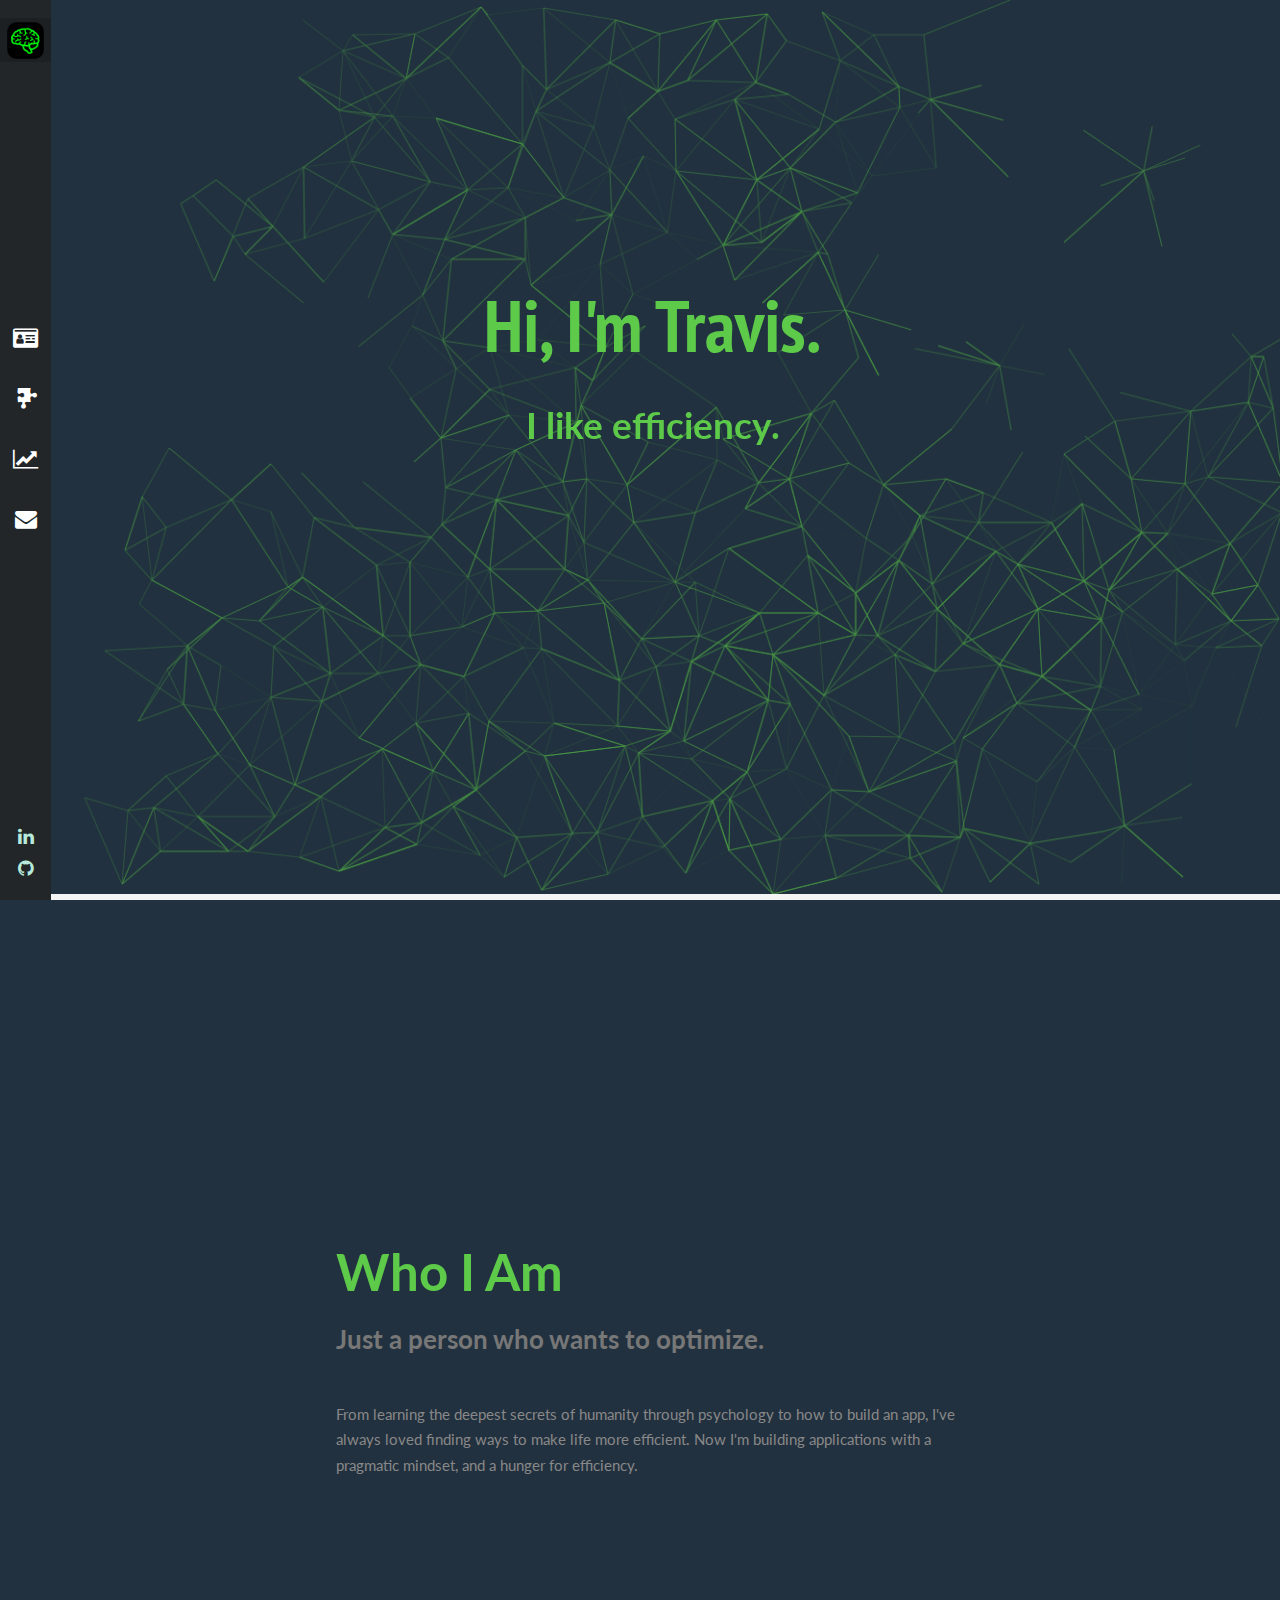
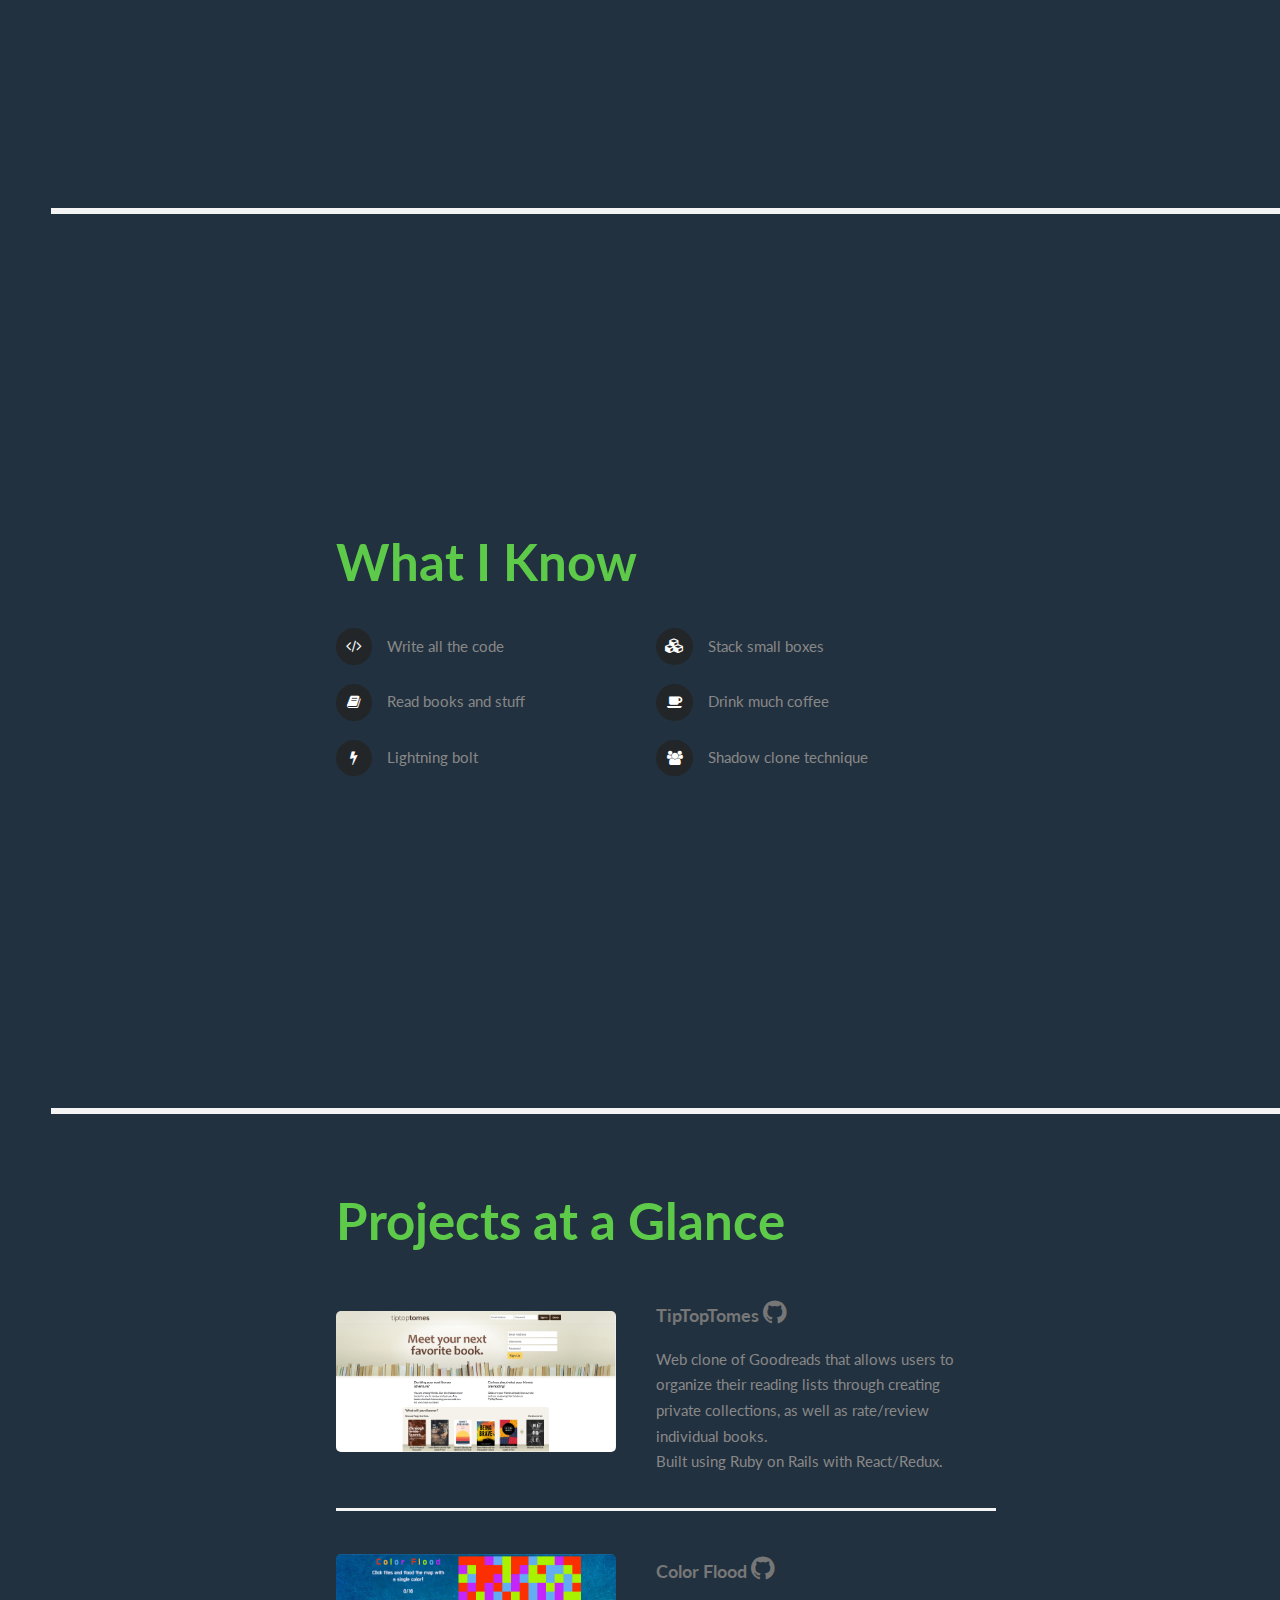
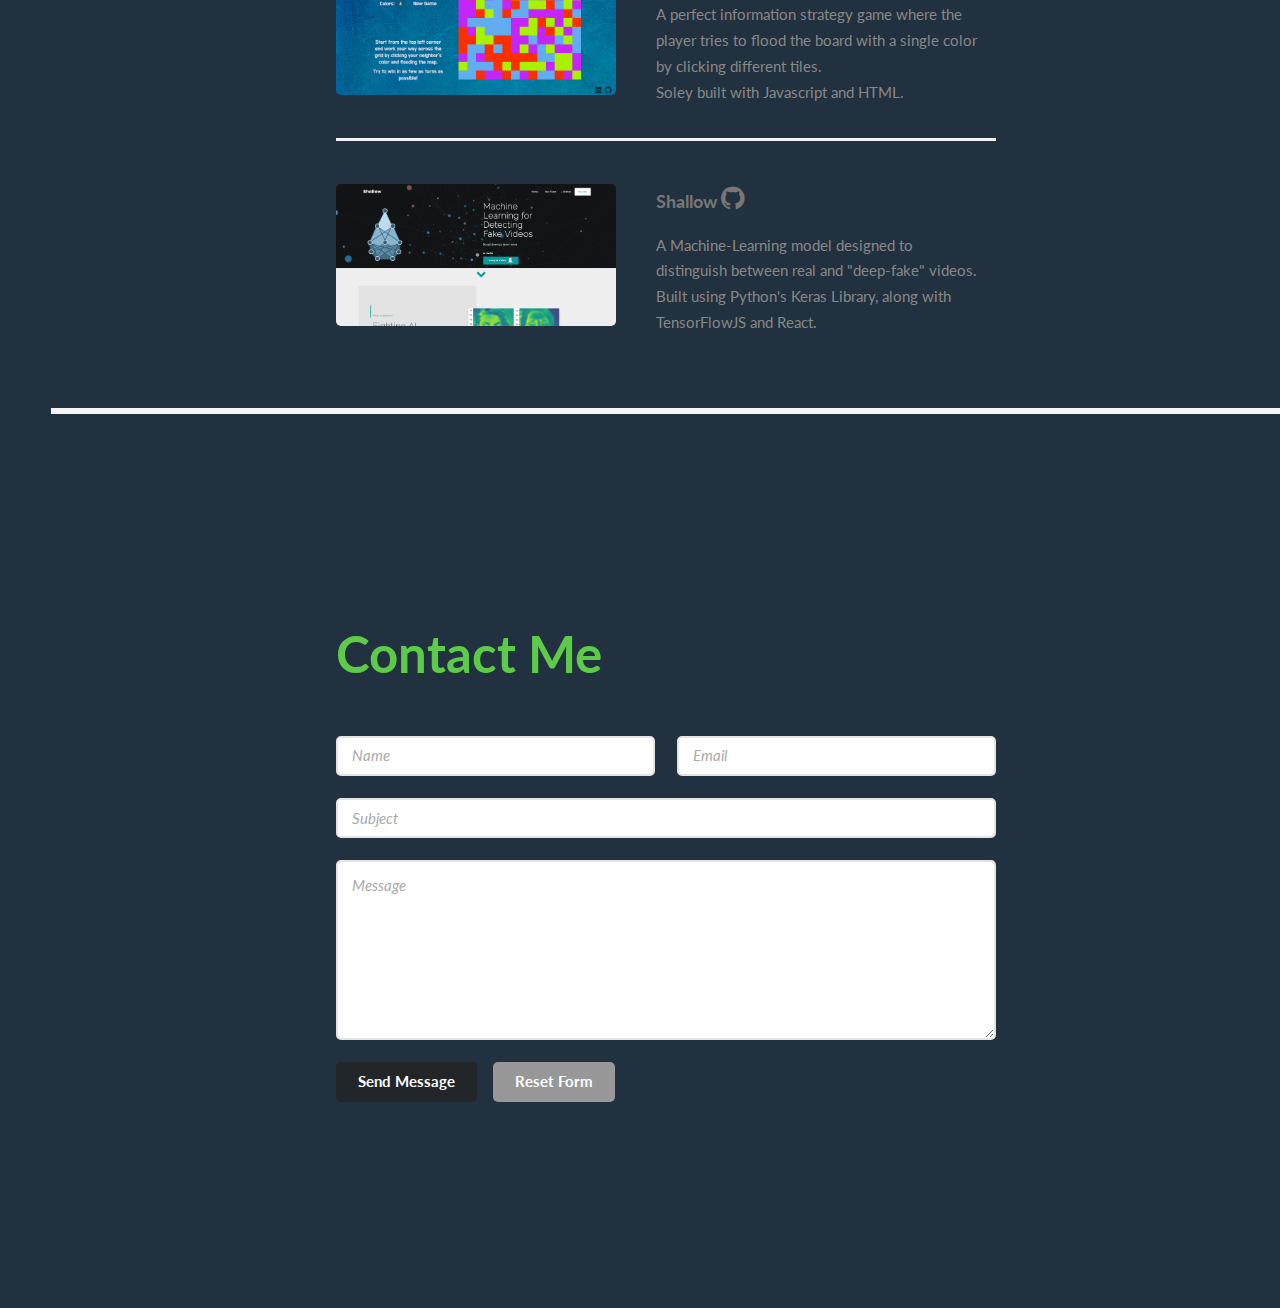
<file: index.html>
<!DOCTYPE HTML>
<html>
	<head>
		<title>Travis Tillotson</title>
		<meta charset="utf-8" />
		<meta name="viewport" content="width=device-width, initial-scale=1, user-scalable=no" />
		<!-- <link rel="shortcut icon" href="images/favicon.ico" type="image/x-icon"> -->
		<link rel="apple-touch-icon" sizes="180x180" href="images/favicon/apple-touch-icon.png">
		<link rel="icon" type="image/png" sizes="32x32" href="images/favicon/favicon-32x32.png">
		<link rel="icon" type="image/png" sizes="16x16" href="images/favicon/favicon-16x16.png">
		<link rel="manifest" href="images/favicon/site.webmanifest">
		<link rel="mask-icon" href="images/favicon/safari-pinned-tab.svg" color="#5bbad5">
		<meta name="msapplication-TileColor" content="#da532c">
		<meta name="theme-color" content="#ffffff">

		<link rel="stylesheet" href="assets/css/main.css" />
		<script type='text/javascript' src='assets/js/banner_script.js' ></script>
		<link href="https://fonts.googleapis.com/css?family=PT+Sans+Narrow" rel="stylesheet">
	</head>
	<body class="is-preload">

		<!-- Header -->
			<section id="header">
				<!-- <header> -->
					<!-- <span class="image avatar"><img src="images/avatar.png" alt="Profile Image" /></span>
					<h1 id="logo"><a href="#">Travis Tillotson</a></h1>
					<p>
						Full Stack Developer<br />
						Challenge-driven with a love of code, coffee, and bad puns
					</p> -->
				<!-- </header> -->
				<nav id="nav">
					<ul class='nav_frame'>
						<li><a href="#splash" id="splash_icon"><img class='icon' src='images/favicon/apple-touch-icon.png'></a></li>
						<ul>
							<li><a href="#who_i_am" class="active"><span class="icon fa-drivers-license"></span></a></li>
							<li><a href="#toolkit"><span class="icon fa-puzzle-piece fa-rotate-90"></span></a></li>
							<li><a href="#projects"><span class="icon fa-line-chart"></span></a></li>
							<li><a href="#contact"><span class="icon fa-envelope"></span></a></li>
						</ul>
						<li></li>
					</ul>
				</nav>
				<footer>
					<ul class="icons">
						<li><a href="https://www.linkedin.com/in/travis-tillotson/" class="icon fa-linkedin"><span class="label"></span></a></li>
						<li><a href="https://github.com/ttillotson" class="icon fa-github"><span class="label"></span></a></li>
						<!-- <li><a href="assets/resume/travis_resume.pdf" class="icon fa-id-badge"><span class="label"></span></a></li> -->
					</ul>
				</footer>
			</section>

		<!-- Wrapper -->
			<div id="wrapper">

				<!-- Main -->
					<div id="main">

						<!-- One -->
							<section id="splash">
								<canvas id="canvas"></canvas>
								<div>
									<h2>Hi, I'm Travis.</h2>
									<h3>I like efficiency.</h3>
								</div>

							</section>
							<section id="who_i_am">
								<div class="container">
									<header class="major">
										<h2>Who I Am</h2>
										<p>Just a person who wants to optimize.</p>
									</header>
									<!-- My Story 
									<p> Growing up I always wanted to make things go faster, run smoother and just generally be more efficient. 
										Quickest way to optimize is to understand the pieces that make it up and how they interact. 
										This led me to psychology where I was able to break down how we interpret the world and what makes us tick.
										<br/>
										While learning the deepest secrets of humanity was fulfilling, opportunities to optimize were few and far between.
										Enter coding: a world all it own where there are a thousand ways to achieve the same result.
									</p>
 -->
									<p>
										From learning the deepest secrets of humanity through psychology to how to build an app, I've always loved finding ways to make life more efficient. 
										Now I'm building applications with a pragmatic mindset, and a hunger for efficiency.
									</p>
								</div>
							</section>

						<!-- Two -->
							<section id="toolkit">
								<div class="container">
									<header class="major">
										<h2>What I Know</h2>
									</header>
									
									<ul class="feature-icons">
										<li class="fa-code">Write all the code</li>
										<li class="fa-cubes">Stack small boxes</li>
										<li class="fa-book">Read books and stuff</li>
										<li class="fa-coffee">Drink much coffee</li>
										<li class="fa-bolt">Lightning bolt</li>
										<li class="fa-users">Shadow clone technique</li>
									</ul>
								</div>
							</section>

						<!-- Three -->
							<section id="projects">
								<div class="container">
									<header class="major">
										<h2>Projects at a Glance</h2>
									</header>
									<div class="features">
										<article>
											<a href="https://tiptoptomes.herokuapp.com/#/" class="image"><img src="images/tiptoptomes.png" alt="TipTopTomes Preview" /></a>
											<div class="inner">
												<h4><a href="https://tiptoptomes.herokuapp.com/#/">TipTopTomes</a> <a href="https://github.com/ttillotson/tiptoptomes" class="icon git fa-github"></a></h4>
												<p>
													Web clone of Goodreads that allows users to organize their reading lists through creating private collections, as well as rate/review individual books.
													<br/>
													Built using Ruby on Rails with React/Redux. 
												</p>
											</div>
										</article>
										<article>
											<a href="https://ttillotson.github.io/ColorFlood/" class="image"><img src="images/colorflood.png" alt="Color Flood Preview" /></a>
											<div class="inner">
												<h4><a href="https://ttillotson.github.io/ColorFlood/">Color Flood</a> <a href="https://github.com/ttillotson/colorflood" class="icon git fa-github"></a></h4>
												<p>
													A perfect information strategy game where the player tries to flood the board with a single color by clicking different tiles. 
													<br/>
													Soley built with Javascript and HTML.
												</p>
											</div>
										</article>
										<article>
											<a href="http://shallow-ai.com/" class="image"><img src="images/shallow.png" alt="Shallow Preview" /></a>
											<div class="inner">
												<h4><a href="http://shallow-ai.com/">Shallow</a> <a href="https://github.com/mvaleriani/Shallow" class="icon git fa-github"></a></h4>
												<p>
													A Machine-Learning model designed to distinguish between real and "deep-fake" videos.
													<br/>
													Built using Python's Keras Library, along with TensorFlowJS and React.
												</p>
											</div>
										</article>
									</div>
								</div>
							</section>

						<!-- Four -->
							<section id="contact">
								<div class="container">
									<header class="major">
										<h2>Contact Me</h2>
										<p></p>
									</header>
									<form method="POST" action="email.rb">
										<div class="row gtr-uniform">
											<div class="col-6 col-12-xsmall"><input type="text" name="name" id="name" placeholder="Name" /></div>
											<div class="col-6 col-12-xsmall"><input type="email" name="email" id="email" placeholder="Email" /></div>
											<div class="col-12"><input type="text" name="_subject" id="subject" placeholder="Subject" /></div>
											<div class="col-12"><textarea name="body" id="message" placeholder="Message" rows="6"></textarea></div>
											<div class="col-12">
												<ul class="actions">
													<li><input type="submit" class="primary" value="Send Message" /></li>
													<li><input type="reset" value="Reset Form" /></li>
												</ul>
											</div>
										</div>
									</form>
								</div>
							</section>

						<!-- Five -->
						<!--
							<section id="five">
								<div class="container">
									<h3>Elements</h3>

									<section>
										<h4>Text</h4>
										<p>This is <b>bold</b> and this is <strong>strong</strong>. This is <i>italic</i> and this is <em>emphasized</em>.
										This is <sup>superscript</sup> text and this is <sub>subscript</sub> text.
										This is <u>underlined</u> and this is code: <code>for (;;) { ... }</code>. Finally, <a href="#">this is a link</a>.</p>
										<hr />
										<header>
											<h4>Heading with a Subtitle</h4>
											<p>Lorem ipsum dolor sit amet nullam id egestas urna aliquam</p>
										</header>
										<p>Nunc lacinia ante nunc ac lobortis. Interdum adipiscing gravida odio porttitor sem non mi integer non faucibus ornare mi ut ante amet placerat aliquet. Volutpat eu sed ante lacinia sapien lorem accumsan varius montes viverra nibh in adipiscing blandit tempus accumsan.</p>
										<header>
											<h5>Heading with a Subtitle</h5>
											<p>Lorem ipsum dolor sit amet nullam id egestas urna aliquam</p>
										</header>
										<p>Nunc lacinia ante nunc ac lobortis. Interdum adipiscing gravida odio porttitor sem non mi integer non faucibus ornare mi ut ante amet placerat aliquet. Volutpat eu sed ante lacinia sapien lorem accumsan varius montes viverra nibh in adipiscing blandit tempus accumsan.</p>
										<hr />
										<h2>Heading Level 2</h2>
										<h3>Heading Level 3</h3>
										<h4>Heading Level 4</h4>
										<h5>Heading Level 5</h5>
										<h6>Heading Level 6</h6>
										<hr />
										<h5>Blockquote</h5>
										<blockquote>Fringilla nisl. Donec accumsan interdum nisi, quis tincidunt felis sagittis eget tempus euismod. Vestibulum ante ipsum primis in faucibus vestibulum. Blandit adipiscing eu felis iaculis volutpat ac adipiscing accumsan faucibus. Vestibulum ante ipsum primis in faucibus lorem ipsum dolor sit amet nullam adipiscing eu felis.</blockquote>
										<h5>Preformatted</h5>
										<pre><code>i = 0;

while (!deck.isInOrder()) {
    print 'Iteration ' + i;
    deck.shuffle();
    i++;
}

print 'It took ' + i + ' iterations to sort the deck.';</code></pre>
									</section>

									<section>
										<h4>Lists</h4>
										<div class="row">
											<div class="col-6 col-12-xsmall">
												<h5>Unordered</h5>
												<ul>
													<li>Dolor pulvinar etiam magna etiam.</li>
													<li>Sagittis adipiscing lorem eleifend.</li>
													<li>Felis enim feugiat dolore viverra.</li>
												</ul>
												<h5>Alternate</h5>
												<ul class="alt">
													<li>Dolor pulvinar etiam magna etiam.</li>
													<li>Sagittis adipiscing lorem eleifend.</li>
													<li>Felis enim feugiat dolore viverra.</li>
												</ul>
											</div>
											<div class="col-6 col-12-xsmall">
												<h5>Ordered</h5>
												<ol>
													<li>Dolor pulvinar etiam magna etiam.</li>
													<li>Etiam vel felis at lorem sed viverra.</li>
													<li>Felis enim feugiat dolore viverra.</li>
													<li>Dolor pulvinar etiam magna etiam.</li>
													<li>Etiam vel felis at lorem sed viverra.</li>
													<li>Felis enim feugiat dolore viverra.</li>
												</ol>
												<h5>Icons</h5>
												<ul class="icons">
													<li><a href="#" class="icon fa-twitter"><span class="label">Twitter</span></a></li>
													<li><a href="#" class="icon fa-facebook"><span class="label">Facebook</span></a></li>
													<li><a href="#" class="icon fa-instagram"><span class="label">Instagram</span></a></li>
													<li><a href="#" class="icon fa-github"><span class="label">Github</span></a></li>
													<li><a href="#" class="icon fa-dribbble"><span class="label">Dribbble</span></a></li>
													<li><a href="#" class="icon fa-tumblr"><span class="label">Tumblr</span></a></li>
												</ul>
											</div>
										</div>
										<h5>Actions</h5>
										<ul class="actions">
											<li><a href="#" class="button primary">Default</a></li>
											<li><a href="#" class="button">Default</a></li>
											<li><a href="#" class="button alt">Default</a></li>
										</ul>
										<ul class="actions small">
											<li><a href="#" class="button primary small">Small</a></li>
											<li><a href="#" class="button small">Small</a></li>
											<li><a href="#" class="button alt small">Small</a></li>
										</ul>
										<div class="row">
											<div class="col-3 col-6-medium col-12-xsmall">
												<ul class="actions stacked">
													<li><a href="#" class="button primary">Default</a></li>
													<li><a href="#" class="button">Default</a></li>
													<li><a href="#" class="button alt">Default</a></li>
												</ul>
											</div>
											<div class="col-3 col-6 col-12-xsmall">
												<ul class="actions stacked">
													<li><a href="#" class="button primary small">Small</a></li>
													<li><a href="#" class="button small">Small</a></li>
													<li><a href="#" class="button alt small">Small</a></li>
												</ul>
											</div>
											<div class="col-3 col-6-medium col-12-xsmall">
												<ul class="actions stacked">
													<li><a href="#" class="button primary fit">Default</a></li>
													<li><a href="#" class="button fit">Default</a></li>
													<li><a href="#" class="button alt fit">Default</a></li>
												</ul>
											</div>
											<div class="col-3 col-6-medium col-12-xsmall">
												<ul class="actions stacked">
													<li><a href="#" class="button primary small fit">Small</a></li>
													<li><a href="#" class="button small fit">Small</a></li>
													<li><a href="#" class="button alt small fit">Small</a></li>
												</ul>
											</div>
										</div>
									</section>

									<section>
										<h4>Table</h4>
										<h5>Default</h5>
										<div class="table-wrapper">
											<table>
												<thead>
													<tr>
														<th>Name</th>
														<th>Description</th>
														<th>Price</th>
													</tr>
												</thead>
												<tbody>
													<tr>
														<td>Item One</td>
														<td>Ante turpis integer aliquet porttitor.</td>
														<td>29.99</td>
													</tr>
													<tr>
														<td>Item Two</td>
														<td>Vis ac commodo adipiscing arcu aliquet.</td>
														<td>19.99</td>
													</tr>
													<tr>
														<td>Item Three</td>
														<td> Morbi faucibus arcu accumsan lorem.</td>
														<td>29.99</td>
													</tr>
													<tr>
														<td>Item Four</td>
														<td>Vitae integer tempus condimentum.</td>
														<td>19.99</td>
													</tr>
													<tr>
														<td>Item Five</td>
														<td>Ante turpis integer aliquet porttitor.</td>
														<td>29.99</td>
													</tr>
												</tbody>
												<tfoot>
													<tr>
														<td colspan="2"></td>
														<td>100.00</td>
													</tr>
												</tfoot>
											</table>
										</div>

										<h5>Alternate</h5>
										<div class="table-wrapper">
											<table class="alt">
												<thead>
													<tr>
														<th>Name</th>
														<th>Description</th>
														<th>Price</th>
													</tr>
												</thead>
												<tbody>
													<tr>
														<td>Item One</td>
														<td>Ante turpis integer aliquet porttitor.</td>
														<td>29.99</td>
													</tr>
													<tr>
														<td>Item Two</td>
														<td>Vis ac commodo adipiscing arcu aliquet.</td>
														<td>19.99</td>
													</tr>
													<tr>
														<td>Item Three</td>
														<td> Morbi faucibus arcu accumsan lorem.</td>
														<td>29.99</td>
													</tr>
													<tr>
														<td>Item Four</td>
														<td>Vitae integer tempus condimentum.</td>
														<td>19.99</td>
													</tr>
													<tr>
														<td>Item Five</td>
														<td>Ante turpis integer aliquet porttitor.</td>
														<td>29.99</td>
													</tr>
												</tbody>
												<tfoot>
													<tr>
														<td colspan="2"></td>
														<td>100.00</td>
													</tr>
												</tfoot>
											</table>
										</div>
									</section>

									<section>
										<h4>Buttons</h4>
										<ul class="actions">
											<li><a href="#" class="button primary">Primary</a></li>
											<li><a href="#" class="button">Default</a></li>
											<li><a href="#" class="button alt">Alternate</a></li>
										</ul>
										<ul class="actions">
											<li><a href="#" class="button primary large">Large</a></li>
											<li><a href="#" class="button">Default</a></li>
											<li><a href="#" class="button alt small">Small</a></li>
										</ul>
										<ul class="actions fit">
											<li><a href="#" class="button primary fit">Fit</a></li>
											<li><a href="#" class="button fit">Fit</a></li>
											<li><a href="#" class="button alt fit">Fit</a></li>
										</ul>
										<ul class="actions fit small">
											<li><a href="#" class="button primary fit small">Fit + Small</a></li>
											<li><a href="#" class="button fit small">Fit + Small</a></li>
											<li><a href="#" class="button alt fit small">Fit + Small</a></li>
										</ul>
										<ul class="actions">
											<li><a href="#" class="button primary icon fa-download">Icon</a></li>
											<li><a href="#" class="button icon fa-download">Icon</a></li>
											<li><a href="#" class="button alt icon fa-check">Icon</a></li>
										</ul>
										<ul class="actions">
											<li><span class="button primary disabled">Primary</span></li>
											<li><span class="button disabled">Default</span></li>
											<li><span class="button alt disabled">Alternate</span></li>
										</ul>
									</section>

									<section>
										<h4>Form</h4>
										<form method="post" action="#">
											<div class="row gtr-uniform">
												<div class="col-6 col-12-xsmall">
													<input type="text" name="demo-name" id="demo-name" value="" placeholder="Name" />
												</div>
												<div class="col-6 col-12-xsmall">
													<input type="email" name="demo-email" id="demo-email" value="" placeholder="Email" />
												</div>
												<div class="col-12">
													<select name="demo-category" id="demo-category">
														<option value="">- Category -</option>
														<option value="1">Manufacturing</option>
														<option value="1">Shipping</option>
														<option value="1">Administration</option>
														<option value="1">Human Resources</option>
													</select>
												</div>
												<div class="col-4 col-12-medium">
													<input type="radio" id="demo-priority-low" name="demo-priority" checked>
													<label for="demo-priority-low">Low Priority</label>
												</div>
												<div class="col-4 col-12-medium">
													<input type="radio" id="demo-priority-normal" name="demo-priority">
													<label for="demo-priority-normal">Normal Priority</label>
												</div>
												<div class="col-4 col-12-medium">
													<input type="radio" id="demo-priority-high" name="demo-priority">
													<label for="demo-priority-high">High Priority</label>
												</div>
												<div class="col-6 col-12-medium">
													<input type="checkbox" id="demo-copy" name="demo-copy">
													<label for="demo-copy">Email me a copy of this message</label>
												</div>
												<div class="col-6 col-12-medium">
													<input type="checkbox" id="demo-human" name="demo-human" checked>
													<label for="demo-human">I am a human and not a robot</label>
												</div>
												<div class="col-12">
													<textarea name="demo-message" id="demo-message" placeholder="Enter your message" rows="6"></textarea>
												</div>
												<div class="col-12">
													<ul class="actions">
														<li><input type="submit" value="Send Message" /></li>
														<li><input type="reset" value="Reset" class="alt" /></li>
													</ul>
												</div>
											</div>
										</form>
									</section>

									<section>
										<h4>Image</h4>
										<h5>Fit</h5>
										<span class="image fit"><img src="images/banner.jpg" alt="" /></span>
										<div class="box alt">
											<div class="row gtr-50 gtr-uniform">
												<div class="col-4"><span class="image fit"><img src="images/pic01.jpg" alt="" /></span></div>
												<div class="col-4"><span class="image fit"><img src="images/pic02.jpg" alt="" /></span></div>
												<div class="col-4"><span class="image fit"><img src="images/pic03.jpg" alt="" /></span></div>
												<div class="col-4"><span class="image fit"><img src="images/pic02.jpg" alt="" /></span></div>
												<div class="col-4"><span class="image fit"><img src="images/pic03.jpg" alt="" /></span></div>
												<div class="col-4"><span class="image fit"><img src="images/pic01.jpg" alt="" /></span></div>
												<div class="col-4"><span class="image fit"><img src="images/pic03.jpg" alt="" /></span></div>
												<div class="col-4"><span class="image fit"><img src="images/pic01.jpg" alt="" /></span></div>
												<div class="col-4"><span class="image fit"><img src="images/pic02.jpg" alt="" /></span></div>
											</div>
										</div>
										<h5>Left &amp; Right</h5>
										<p><span class="image left"><img src="images/avatar.jpg" alt="" /></span>Fringilla nisl. Donec accumsan interdum nisi, quis tincidunt felis sagittis eget. tempus euismod. Vestibulum ante ipsum primis in faucibus vestibulum. Blandit adipiscing eu felis iaculis volutpat ac adipiscing accumsan eu faucibus. Integer ac pellentesque praesent tincidunt felis sagittis eget. tempus euismod. Vestibulum ante ipsum primis in faucibus vestibulum. Blandit adipiscing eu felis iaculis volutpat ac adipiscing accumsan eu faucibus. Integer ac pellentesque praesent. Donec accumsan interdum nisi, quis tincidunt felis sagittis eget. tempus euismod. Vestibulum ante ipsum primis in faucibus vestibulum. Blandit adipiscing eu felis iaculis volutpat ac adipiscing accumsan eu faucibus. Integer ac pellentesque praesent tincidunt felis sagittis eget. tempus euismod. Vestibulum ante ipsum primis in faucibus vestibulum. Blandit adipiscing eu felis iaculis volutpat ac adipiscing accumsan eu faucibus. Integer ac pellentesque praesent.</p>
										<p><span class="image right"><img src="images/avatar.jpg" alt="" /></span>Fringilla nisl. Donec accumsan interdum nisi, quis tincidunt felis sagittis eget. tempus euismod. Vestibulum ante ipsum primis in faucibus vestibulum. Blandit adipiscing eu felis iaculis volutpat ac adipiscing accumsan eu faucibus. Integer ac pellentesque praesent tincidunt felis sagittis eget. tempus euismod. Vestibulum ante ipsum primis in faucibus vestibulum. Blandit adipiscing eu felis iaculis volutpat ac adipiscing accumsan eu faucibus. Integer ac pellentesque praesent. Donec accumsan interdum nisi, quis tincidunt felis sagittis eget. tempus euismod. Vestibulum ante ipsum primis in faucibus vestibulum. Blandit adipiscing eu felis iaculis volutpat ac adipiscing accumsan eu faucibus. Integer ac pellentesque praesent tincidunt felis sagittis eget. tempus euismod. Vestibulum ante ipsum primis in faucibus vestibulum. Blandit adipiscing eu felis iaculis volutpat ac adipiscing accumsan eu faucibus. Integer ac pellentesque praesent.</p>
									</section>

								</div>
							</section>
						-->

					</div>

				<!-- Footer -->
					<!-- <section id="footer">
						<div class="container">
							<ul class="copyright">
								<li>&copy; Untitled. All rights reserved.</li><li>Design: <a href="#"></a></li>
							</ul>
						</div>
					</section>
 -->
			</div>

		<!-- Scripts -->
			<script src="assets/js/jquery.min.js"></script>
			<script src="assets/js/jquery.scrollex.min.js"></script>
			<script src="assets/js/jquery.scrolly.min.js"></script>
			<script src="assets/js/browser.min.js"></script>
			<script src="assets/js/breakpoints.min.js"></script>
			<script src="assets/js/util.js"></script>
			<script src="assets/js/main.js"></script>

	</body>
</html>
</file>
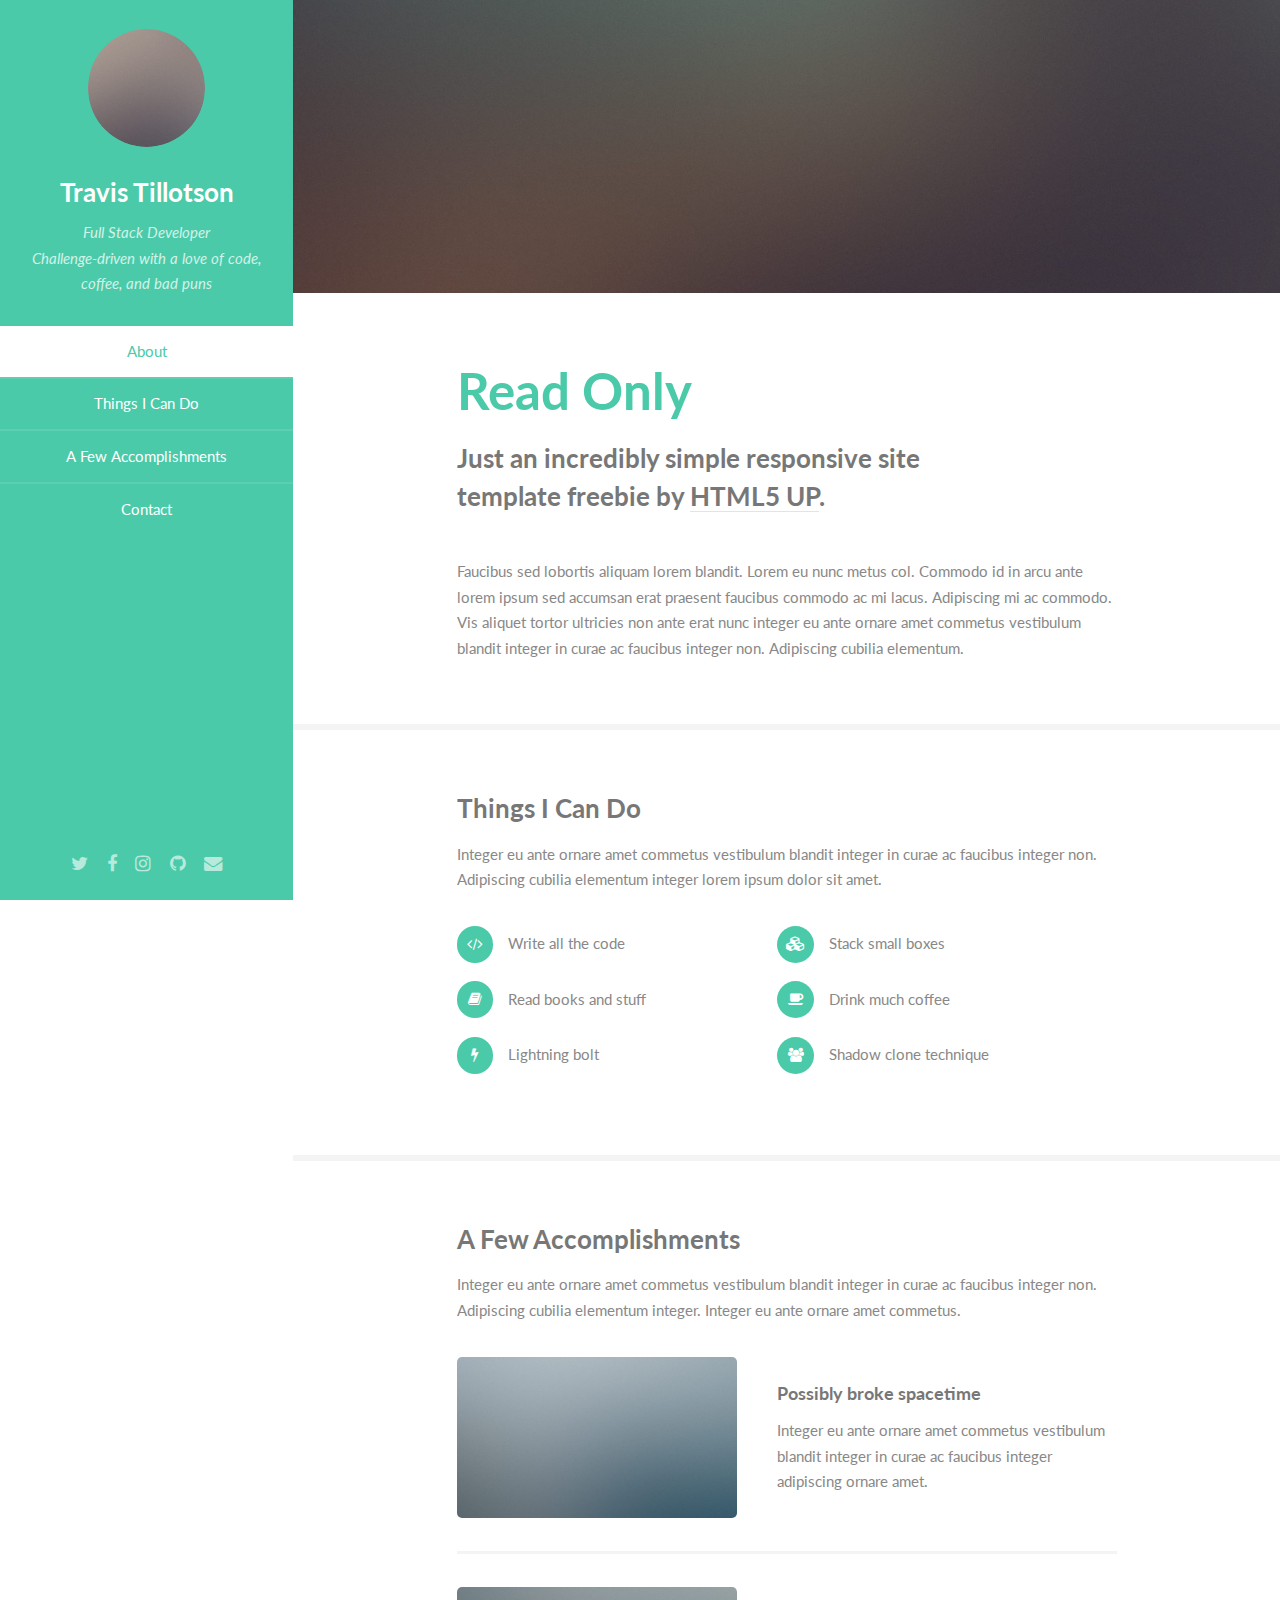
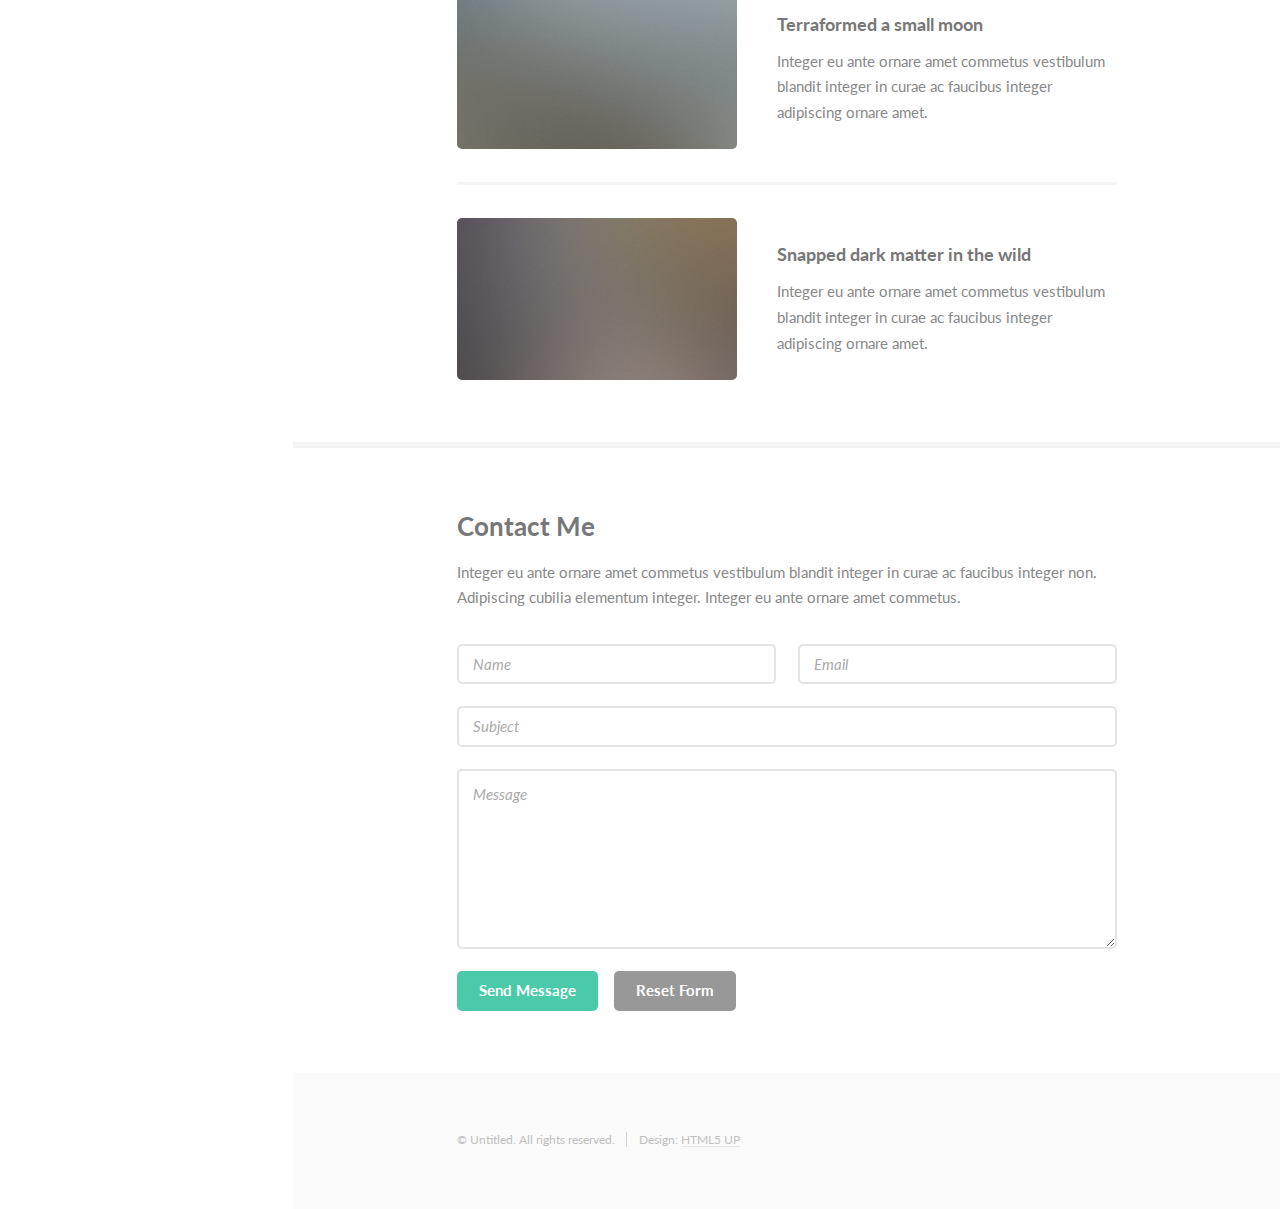
<file: html5up-read-only/index.html>
<!DOCTYPE HTML>
<!--
	Read Only by HTML5 UP
	html5up.net | @ajlkn
	Free for personal and commercial use under the CCA 3.0 license (html5up.net/license)
-->
<html>
	<head>
		<title>Read Only by HTML5 UP</title>
		<meta charset="utf-8" />
		<meta name="viewport" content="width=device-width, initial-scale=1, user-scalable=no" />
		<link rel="stylesheet" href="assets/css/main.css" />
	</head>
	<body class="is-preload">

		<!-- Header -->
			<section id="header">
				<header>
					<span class="image avatar"><img src="images/avatar.jpg" alt="" /></span>
					<h1 id="logo"><a href="#">Travis Tillotson</a></h1>
					<p>Full Stack Developer<br />
					Challenge-driven with a love of code, coffee, and bad puns</p>
				</header>
				<nav id="nav">
					<ul>
						<li><a href="#one" class="active">About</a></li>
						<li><a href="#two">Things I Can Do</a></li>
						<li><a href="#three">A Few Accomplishments</a></li>
						<li><a href="#four">Contact</a></li>
					</ul>
				</nav>
				<footer>
					<ul class="icons">
						<li><a href="#" class="icon fa-twitter"><span class="label">Twitter</span></a></li>
						<li><a href="#" class="icon fa-facebook"><span class="label">Facebook</span></a></li>
						<li><a href="#" class="icon fa-instagram"><span class="label">Instagram</span></a></li>
						<li><a href="#" class="icon fa-github"><span class="label">Github</span></a></li>
						<li><a href="#" class="icon fa-envelope"><span class="label">Email</span></a></li>
					</ul>
				</footer>
			</section>

		<!-- Wrapper -->
			<div id="wrapper">

				<!-- Main -->
					<div id="main">

						<!-- One -->
							<section id="one">
								<div class="image main" data-position="center">
									<img src="images/banner.jpg" alt="" />
								</div>
								<div class="container">
									<header class="major">
										<h2>Read Only</h2>
										<p>Just an incredibly simple responsive site<br />
										template freebie by <a href="http://html5up.net">HTML5 UP</a>.</p>
									</header>
									<p>Faucibus sed lobortis aliquam lorem blandit. Lorem eu nunc metus col. Commodo id in arcu ante lorem ipsum sed accumsan erat praesent faucibus commodo ac mi lacus. Adipiscing mi ac commodo. Vis aliquet tortor ultricies non ante erat nunc integer eu ante ornare amet commetus vestibulum blandit integer in curae ac faucibus integer non. Adipiscing cubilia elementum.</p>
								</div>
							</section>

						<!-- Two -->
							<section id="two">
								<div class="container">
									<h3>Things I Can Do</h3>
									<p>Integer eu ante ornare amet commetus vestibulum blandit integer in curae ac faucibus integer non. Adipiscing cubilia elementum integer lorem ipsum dolor sit amet.</p>
									<ul class="feature-icons">
										<li class="fa-code">Write all the code</li>
										<li class="fa-cubes">Stack small boxes</li>
										<li class="fa-book">Read books and stuff</li>
										<li class="fa-coffee">Drink much coffee</li>
										<li class="fa-bolt">Lightning bolt</li>
										<li class="fa-users">Shadow clone technique</li>
									</ul>
								</div>
							</section>

						<!-- Three -->
							<section id="three">
								<div class="container">
									<h3>A Few Accomplishments</h3>
									<p>Integer eu ante ornare amet commetus vestibulum blandit integer in curae ac faucibus integer non. Adipiscing cubilia elementum integer. Integer eu ante ornare amet commetus.</p>
									<div class="features">
										<article>
											<a href="#" class="image"><img src="images/pic01.jpg" alt="" /></a>
											<div class="inner">
												<h4>Possibly broke spacetime</h4>
												<p>Integer eu ante ornare amet commetus vestibulum blandit integer in curae ac faucibus integer adipiscing ornare amet.</p>
											</div>
										</article>
										<article>
											<a href="#" class="image"><img src="images/pic02.jpg" alt="" /></a>
											<div class="inner">
												<h4>Terraformed a small moon</h4>
												<p>Integer eu ante ornare amet commetus vestibulum blandit integer in curae ac faucibus integer adipiscing ornare amet.</p>
											</div>
										</article>
										<article>
											<a href="#" class="image"><img src="images/pic03.jpg" alt="" /></a>
											<div class="inner">
												<h4>Snapped dark matter in the wild</h4>
												<p>Integer eu ante ornare amet commetus vestibulum blandit integer in curae ac faucibus integer adipiscing ornare amet.</p>
											</div>
										</article>
									</div>
								</div>
							</section>

						<!-- Four -->
							<section id="four">
								<div class="container">
									<h3>Contact Me</h3>
									<p>Integer eu ante ornare amet commetus vestibulum blandit integer in curae ac faucibus integer non. Adipiscing cubilia elementum integer. Integer eu ante ornare amet commetus.</p>
									<form method="post" action="#">
										<div class="row gtr-uniform">
											<div class="col-6 col-12-xsmall"><input type="text" name="name" id="name" placeholder="Name" /></div>
											<div class="col-6 col-12-xsmall"><input type="email" name="email" id="email" placeholder="Email" /></div>
											<div class="col-12"><input type="text" name="subject" id="subject" placeholder="Subject" /></div>
											<div class="col-12"><textarea name="message" id="message" placeholder="Message" rows="6"></textarea></div>
											<div class="col-12">
												<ul class="actions">
													<li><input type="submit" class="primary" value="Send Message" /></li>
													<li><input type="reset" value="Reset Form" /></li>
												</ul>
											</div>
										</div>
									</form>
								</div>
							</section>

						<!-- Five -->
						<!--
							<section id="five">
								<div class="container">
									<h3>Elements</h3>

									<section>
										<h4>Text</h4>
										<p>This is <b>bold</b> and this is <strong>strong</strong>. This is <i>italic</i> and this is <em>emphasized</em>.
										This is <sup>superscript</sup> text and this is <sub>subscript</sub> text.
										This is <u>underlined</u> and this is code: <code>for (;;) { ... }</code>. Finally, <a href="#">this is a link</a>.</p>
										<hr />
										<header>
											<h4>Heading with a Subtitle</h4>
											<p>Lorem ipsum dolor sit amet nullam id egestas urna aliquam</p>
										</header>
										<p>Nunc lacinia ante nunc ac lobortis. Interdum adipiscing gravida odio porttitor sem non mi integer non faucibus ornare mi ut ante amet placerat aliquet. Volutpat eu sed ante lacinia sapien lorem accumsan varius montes viverra nibh in adipiscing blandit tempus accumsan.</p>
										<header>
											<h5>Heading with a Subtitle</h5>
											<p>Lorem ipsum dolor sit amet nullam id egestas urna aliquam</p>
										</header>
										<p>Nunc lacinia ante nunc ac lobortis. Interdum adipiscing gravida odio porttitor sem non mi integer non faucibus ornare mi ut ante amet placerat aliquet. Volutpat eu sed ante lacinia sapien lorem accumsan varius montes viverra nibh in adipiscing blandit tempus accumsan.</p>
										<hr />
										<h2>Heading Level 2</h2>
										<h3>Heading Level 3</h3>
										<h4>Heading Level 4</h4>
										<h5>Heading Level 5</h5>
										<h6>Heading Level 6</h6>
										<hr />
										<h5>Blockquote</h5>
										<blockquote>Fringilla nisl. Donec accumsan interdum nisi, quis tincidunt felis sagittis eget tempus euismod. Vestibulum ante ipsum primis in faucibus vestibulum. Blandit adipiscing eu felis iaculis volutpat ac adipiscing accumsan faucibus. Vestibulum ante ipsum primis in faucibus lorem ipsum dolor sit amet nullam adipiscing eu felis.</blockquote>
										<h5>Preformatted</h5>
										<pre><code>i = 0;

while (!deck.isInOrder()) {
    print 'Iteration ' + i;
    deck.shuffle();
    i++;
}

print 'It took ' + i + ' iterations to sort the deck.';</code></pre>
									</section>

									<section>
										<h4>Lists</h4>
										<div class="row">
											<div class="col-6 col-12-xsmall">
												<h5>Unordered</h5>
												<ul>
													<li>Dolor pulvinar etiam magna etiam.</li>
													<li>Sagittis adipiscing lorem eleifend.</li>
													<li>Felis enim feugiat dolore viverra.</li>
												</ul>
												<h5>Alternate</h5>
												<ul class="alt">
													<li>Dolor pulvinar etiam magna etiam.</li>
													<li>Sagittis adipiscing lorem eleifend.</li>
													<li>Felis enim feugiat dolore viverra.</li>
												</ul>
											</div>
											<div class="col-6 col-12-xsmall">
												<h5>Ordered</h5>
												<ol>
													<li>Dolor pulvinar etiam magna etiam.</li>
													<li>Etiam vel felis at lorem sed viverra.</li>
													<li>Felis enim feugiat dolore viverra.</li>
													<li>Dolor pulvinar etiam magna etiam.</li>
													<li>Etiam vel felis at lorem sed viverra.</li>
													<li>Felis enim feugiat dolore viverra.</li>
												</ol>
												<h5>Icons</h5>
												<ul class="icons">
													<li><a href="#" class="icon fa-twitter"><span class="label">Twitter</span></a></li>
													<li><a href="#" class="icon fa-facebook"><span class="label">Facebook</span></a></li>
													<li><a href="#" class="icon fa-instagram"><span class="label">Instagram</span></a></li>
													<li><a href="#" class="icon fa-github"><span class="label">Github</span></a></li>
													<li><a href="#" class="icon fa-dribbble"><span class="label">Dribbble</span></a></li>
													<li><a href="#" class="icon fa-tumblr"><span class="label">Tumblr</span></a></li>
												</ul>
											</div>
										</div>
										<h5>Actions</h5>
										<ul class="actions">
											<li><a href="#" class="button primary">Default</a></li>
											<li><a href="#" class="button">Default</a></li>
											<li><a href="#" class="button alt">Default</a></li>
										</ul>
										<ul class="actions small">
											<li><a href="#" class="button primary small">Small</a></li>
											<li><a href="#" class="button small">Small</a></li>
											<li><a href="#" class="button alt small">Small</a></li>
										</ul>
										<div class="row">
											<div class="col-3 col-6-medium col-12-xsmall">
												<ul class="actions stacked">
													<li><a href="#" class="button primary">Default</a></li>
													<li><a href="#" class="button">Default</a></li>
													<li><a href="#" class="button alt">Default</a></li>
												</ul>
											</div>
											<div class="col-3 col-6 col-12-xsmall">
												<ul class="actions stacked">
													<li><a href="#" class="button primary small">Small</a></li>
													<li><a href="#" class="button small">Small</a></li>
													<li><a href="#" class="button alt small">Small</a></li>
												</ul>
											</div>
											<div class="col-3 col-6-medium col-12-xsmall">
												<ul class="actions stacked">
													<li><a href="#" class="button primary fit">Default</a></li>
													<li><a href="#" class="button fit">Default</a></li>
													<li><a href="#" class="button alt fit">Default</a></li>
												</ul>
											</div>
											<div class="col-3 col-6-medium col-12-xsmall">
												<ul class="actions stacked">
													<li><a href="#" class="button primary small fit">Small</a></li>
													<li><a href="#" class="button small fit">Small</a></li>
													<li><a href="#" class="button alt small fit">Small</a></li>
												</ul>
											</div>
										</div>
									</section>

									<section>
										<h4>Table</h4>
										<h5>Default</h5>
										<div class="table-wrapper">
											<table>
												<thead>
													<tr>
														<th>Name</th>
														<th>Description</th>
														<th>Price</th>
													</tr>
												</thead>
												<tbody>
													<tr>
														<td>Item One</td>
														<td>Ante turpis integer aliquet porttitor.</td>
														<td>29.99</td>
													</tr>
													<tr>
														<td>Item Two</td>
														<td>Vis ac commodo adipiscing arcu aliquet.</td>
														<td>19.99</td>
													</tr>
													<tr>
														<td>Item Three</td>
														<td> Morbi faucibus arcu accumsan lorem.</td>
														<td>29.99</td>
													</tr>
													<tr>
														<td>Item Four</td>
														<td>Vitae integer tempus condimentum.</td>
														<td>19.99</td>
													</tr>
													<tr>
														<td>Item Five</td>
														<td>Ante turpis integer aliquet porttitor.</td>
														<td>29.99</td>
													</tr>
												</tbody>
												<tfoot>
													<tr>
														<td colspan="2"></td>
														<td>100.00</td>
													</tr>
												</tfoot>
											</table>
										</div>

										<h5>Alternate</h5>
										<div class="table-wrapper">
											<table class="alt">
												<thead>
													<tr>
														<th>Name</th>
														<th>Description</th>
														<th>Price</th>
													</tr>
												</thead>
												<tbody>
													<tr>
														<td>Item One</td>
														<td>Ante turpis integer aliquet porttitor.</td>
														<td>29.99</td>
													</tr>
													<tr>
														<td>Item Two</td>
														<td>Vis ac commodo adipiscing arcu aliquet.</td>
														<td>19.99</td>
													</tr>
													<tr>
														<td>Item Three</td>
														<td> Morbi faucibus arcu accumsan lorem.</td>
														<td>29.99</td>
													</tr>
													<tr>
														<td>Item Four</td>
														<td>Vitae integer tempus condimentum.</td>
														<td>19.99</td>
													</tr>
													<tr>
														<td>Item Five</td>
														<td>Ante turpis integer aliquet porttitor.</td>
														<td>29.99</td>
													</tr>
												</tbody>
												<tfoot>
													<tr>
														<td colspan="2"></td>
														<td>100.00</td>
													</tr>
												</tfoot>
											</table>
										</div>
									</section>

									<section>
										<h4>Buttons</h4>
										<ul class="actions">
											<li><a href="#" class="button primary">Primary</a></li>
											<li><a href="#" class="button">Default</a></li>
											<li><a href="#" class="button alt">Alternate</a></li>
										</ul>
										<ul class="actions">
											<li><a href="#" class="button primary large">Large</a></li>
											<li><a href="#" class="button">Default</a></li>
											<li><a href="#" class="button alt small">Small</a></li>
										</ul>
										<ul class="actions fit">
											<li><a href="#" class="button primary fit">Fit</a></li>
											<li><a href="#" class="button fit">Fit</a></li>
											<li><a href="#" class="button alt fit">Fit</a></li>
										</ul>
										<ul class="actions fit small">
											<li><a href="#" class="button primary fit small">Fit + Small</a></li>
											<li><a href="#" class="button fit small">Fit + Small</a></li>
											<li><a href="#" class="button alt fit small">Fit + Small</a></li>
										</ul>
										<ul class="actions">
											<li><a href="#" class="button primary icon fa-download">Icon</a></li>
											<li><a href="#" class="button icon fa-download">Icon</a></li>
											<li><a href="#" class="button alt icon fa-check">Icon</a></li>
										</ul>
										<ul class="actions">
											<li><span class="button primary disabled">Primary</span></li>
											<li><span class="button disabled">Default</span></li>
											<li><span class="button alt disabled">Alternate</span></li>
										</ul>
									</section>

									<section>
										<h4>Form</h4>
										<form method="post" action="#">
											<div class="row gtr-uniform">
												<div class="col-6 col-12-xsmall">
													<input type="text" name="demo-name" id="demo-name" value="" placeholder="Name" />
												</div>
												<div class="col-6 col-12-xsmall">
													<input type="email" name="demo-email" id="demo-email" value="" placeholder="Email" />
												</div>
												<div class="col-12">
													<select name="demo-category" id="demo-category">
														<option value="">- Category -</option>
														<option value="1">Manufacturing</option>
														<option value="1">Shipping</option>
														<option value="1">Administration</option>
														<option value="1">Human Resources</option>
													</select>
												</div>
												<div class="col-4 col-12-medium">
													<input type="radio" id="demo-priority-low" name="demo-priority" checked>
													<label for="demo-priority-low">Low Priority</label>
												</div>
												<div class="col-4 col-12-medium">
													<input type="radio" id="demo-priority-normal" name="demo-priority">
													<label for="demo-priority-normal">Normal Priority</label>
												</div>
												<div class="col-4 col-12-medium">
													<input type="radio" id="demo-priority-high" name="demo-priority">
													<label for="demo-priority-high">High Priority</label>
												</div>
												<div class="col-6 col-12-medium">
													<input type="checkbox" id="demo-copy" name="demo-copy">
													<label for="demo-copy">Email me a copy of this message</label>
												</div>
												<div class="col-6 col-12-medium">
													<input type="checkbox" id="demo-human" name="demo-human" checked>
													<label for="demo-human">I am a human and not a robot</label>
												</div>
												<div class="col-12">
													<textarea name="demo-message" id="demo-message" placeholder="Enter your message" rows="6"></textarea>
												</div>
												<div class="col-12">
													<ul class="actions">
														<li><input type="submit" value="Send Message" /></li>
														<li><input type="reset" value="Reset" class="alt" /></li>
													</ul>
												</div>
											</div>
										</form>
									</section>

									<section>
										<h4>Image</h4>
										<h5>Fit</h5>
										<span class="image fit"><img src="images/banner.jpg" alt="" /></span>
										<div class="box alt">
											<div class="row gtr-50 gtr-uniform">
												<div class="col-4"><span class="image fit"><img src="images/pic01.jpg" alt="" /></span></div>
												<div class="col-4"><span class="image fit"><img src="images/pic02.jpg" alt="" /></span></div>
												<div class="col-4"><span class="image fit"><img src="images/pic03.jpg" alt="" /></span></div>
												<div class="col-4"><span class="image fit"><img src="images/pic02.jpg" alt="" /></span></div>
												<div class="col-4"><span class="image fit"><img src="images/pic03.jpg" alt="" /></span></div>
												<div class="col-4"><span class="image fit"><img src="images/pic01.jpg" alt="" /></span></div>
												<div class="col-4"><span class="image fit"><img src="images/pic03.jpg" alt="" /></span></div>
												<div class="col-4"><span class="image fit"><img src="images/pic01.jpg" alt="" /></span></div>
												<div class="col-4"><span class="image fit"><img src="images/pic02.jpg" alt="" /></span></div>
											</div>
										</div>
										<h5>Left &amp; Right</h5>
										<p><span class="image left"><img src="images/avatar.jpg" alt="" /></span>Fringilla nisl. Donec accumsan interdum nisi, quis tincidunt felis sagittis eget. tempus euismod. Vestibulum ante ipsum primis in faucibus vestibulum. Blandit adipiscing eu felis iaculis volutpat ac adipiscing accumsan eu faucibus. Integer ac pellentesque praesent tincidunt felis sagittis eget. tempus euismod. Vestibulum ante ipsum primis in faucibus vestibulum. Blandit adipiscing eu felis iaculis volutpat ac adipiscing accumsan eu faucibus. Integer ac pellentesque praesent. Donec accumsan interdum nisi, quis tincidunt felis sagittis eget. tempus euismod. Vestibulum ante ipsum primis in faucibus vestibulum. Blandit adipiscing eu felis iaculis volutpat ac adipiscing accumsan eu faucibus. Integer ac pellentesque praesent tincidunt felis sagittis eget. tempus euismod. Vestibulum ante ipsum primis in faucibus vestibulum. Blandit adipiscing eu felis iaculis volutpat ac adipiscing accumsan eu faucibus. Integer ac pellentesque praesent.</p>
										<p><span class="image right"><img src="images/avatar.jpg" alt="" /></span>Fringilla nisl. Donec accumsan interdum nisi, quis tincidunt felis sagittis eget. tempus euismod. Vestibulum ante ipsum primis in faucibus vestibulum. Blandit adipiscing eu felis iaculis volutpat ac adipiscing accumsan eu faucibus. Integer ac pellentesque praesent tincidunt felis sagittis eget. tempus euismod. Vestibulum ante ipsum primis in faucibus vestibulum. Blandit adipiscing eu felis iaculis volutpat ac adipiscing accumsan eu faucibus. Integer ac pellentesque praesent. Donec accumsan interdum nisi, quis tincidunt felis sagittis eget. tempus euismod. Vestibulum ante ipsum primis in faucibus vestibulum. Blandit adipiscing eu felis iaculis volutpat ac adipiscing accumsan eu faucibus. Integer ac pellentesque praesent tincidunt felis sagittis eget. tempus euismod. Vestibulum ante ipsum primis in faucibus vestibulum. Blandit adipiscing eu felis iaculis volutpat ac adipiscing accumsan eu faucibus. Integer ac pellentesque praesent.</p>
									</section>

								</div>
							</section>
						-->

					</div>

				<!-- Footer -->
					<section id="footer">
						<div class="container">
							<ul class="copyright">
								<li>&copy; Untitled. All rights reserved.</li><li>Design: <a href="http://html5up.net">HTML5 UP</a></li>
							</ul>
						</div>
					</section>

			</div>

		<!-- Scripts -->
			<script src="assets/js/jquery.min.js"></script>
			<script src="assets/js/jquery.scrollex.min.js"></script>
			<script src="assets/js/jquery.scrolly.min.js"></script>
			<script src="assets/js/browser.min.js"></script>
			<script src="assets/js/breakpoints.min.js"></script>
			<script src="assets/js/util.js"></script>
			<script src="assets/js/main.js"></script>

	</body>
</html>
</file>
<file: assets/css/main.css>
@import url("font-awesome.min.css");
@import url("https://fonts.googleapis.com/css?family=Lato:400,400italic,700,700italic|Source+Code+Pro:400");

html, body, div, span, applet, object,
iframe, h1, h2, h3, h4, h5, h6, p, blockquote,
pre, a, abbr, acronym, address, big, cite,
code, del, dfn, em, img, ins, kbd, q, s, samp,
small, strike, strong, sub, sup, tt, var, b,
u, i, center, dl, dt, dd, ol, ul, li, fieldset,
form, label, legend, table, caption, tbody,
tfoot, thead, tr, th, td, article, aside,
canvas, details, embed, figure, figcaption,
footer, header, hgroup, menu, nav, output, ruby,
section, summary, time, mark, audio, video {
	margin: 0;
	padding: 0;
	border: 0;
	font-size: 100%;
	font: inherit;
	vertical-align: baseline;}

article, aside, details, figcaption, figure,
footer, header, hgroup, menu, nav, section {
	display: block;}

body {
	line-height: 1;
}

ol, ul {
	list-style: none;
}

blockquote, q {
	quotes: none;
}

	blockquote:before, blockquote:after, q:before, q:after {
		content: '';
		content: none;
	}

table {
	border-collapse: collapse;
	border-spacing: 0;
}

body {
	-webkit-text-size-adjust: none;
}

mark {
	background-color: transparent;
	color: inherit;
}

input::-moz-focus-inner {
	border: 0;
	padding: 0;
}

input, select, textarea {
	-moz-appearance: none;
	-webkit-appearance: none;
	-ms-appearance: none;
	appearance: none;
}

/* Basic */

	html {
		box-sizing: border-box;
	}

	*, *:before, *:after {
		box-sizing: inherit;
	}

	body {
		background: #fff;
	}

		body.is-preload *, body.is-preload *:before, body.is-preload *:after {
			-moz-animation: none !important;
			-webkit-animation: none !important;
			-ms-animation: none !important;
			animation: none !important;
			-moz-transition: none !important;
			-webkit-transition: none !important;
			-ms-transition: none !important;
			transition: none !important;
		}

	body, input, select, textarea {
		color: #888;
		font-family: "Lato", sans-serif;
		font-size: 16pt;
		font-weight: 400;
		line-height: 1.75em;
	}

	a {
		-moz-transition: color 0.2s ease-in-out, border-color 0.2s ease-in-out;
		-webkit-transition: color 0.2s ease-in-out, border-color 0.2s ease-in-out;
		-ms-transition: color 0.2s ease-in-out, border-color 0.2s ease-in-out;
		transition: color 0.2s ease-in-out, border-color 0.2s ease-in-out;
		/* border-bottom: solid 1px #e4e4e4; */
		color: inherit;
		text-decoration: none;
	}

		a:hover {
			border-bottom-color: transparent;
			color: #222629 !important;
		}

	strong, b {
		color: #777;
		font-weight: 700;
	}

	em, i {
		font-style: italic;
	}

	p {
		margin: 0 0 2.25em 0;
	}

	h1, h2, h3, h4, h5, h6 {
		color: #777;
		font-weight: 700;
		line-height: 1em;
		margin: 0 0 0.5625em 0;
	}

		h1 a, h2 a, h3 a, h4 a, h5 a, h6 a {
			border: 0;
			color: inherit;
			text-decoration: none;
		}

	h2 {
		font-size: 2em;
		line-height: 1.5em;
	}

	h3 {
		font-size: 1.75em;
		line-height: 1.5em;
	}

	h4 {
		font-size: 1.25em;
		line-height: 1.5em;
	}

	h5 {
		font-size: 0.9em;
		line-height: 1.5em;
	}

	h6 {
		font-size: 0.7em;
		line-height: 1.5em;
	}

	sub {
		font-size: 0.8em;
		position: relative;
		top: 0.5em;
	}

	sup {
		font-size: 0.8em;
		position: relative;
		top: -0.5em;
	}

	hr {
		border: 0;
		border-bottom: solid 2px #f4f4f4;
		margin: 2.25em 0;
	}

		hr.major {
			margin: 3.375em 0;
		}

	blockquote {
		border-left: solid 8px #e4e4e4;
		font-style: italic;
		margin: 0 0 2.25em 0;
		padding: 0.5em 0 0.5em 2em;
	}

	code {
		background: #555;
		border-radius: 5px;
		color: #fff;
		font-family: "Source Code Pro", monospace;
		font-size: 0.9em;
		margin: 0 0.25em;
		padding: 0.25em 0.65em;
	}

	pre {
		font-family: "Source Code Pro", monospace;
		font-size: 0.9em;
		margin: 0 0 2.25em 0;
	}

		pre code {
			-webkit-overflow-scrolling: touch;
			display: block;
			line-height: 1.5em;
			overflow-x: auto;
			padding: 1em 1.5em;
		}

	.align-left {
		text-align: left;
	}

	.align-center {
		text-align: center;
	}

	.align-right {
		text-align: right;
	}

/* Row */

	.row {
		display: flex;
		flex-wrap: wrap;
		box-sizing: border-box;
		align-items: stretch;
	}

		.row > * {
			box-sizing: border-box;
		}

		.row.gtr-uniform > * > :last-child {
			margin-bottom: 0;
		}

		.row.aln-left {
			justify-content: flex-start;
		}

		.row.aln-center {
			justify-content: center;
		}

		.row.aln-right {
			justify-content: flex-end;
		}

		.row.aln-top {
			align-items: flex-start;
		}

		.row.aln-middle {
			align-items: center;
		}

		.row.aln-bottom {
			align-items: flex-end;
		}

		.row > .imp {
			order: -1;
		}

		.row > .col-1 {
			width: 8.3333333333%;
		}

		.row > .off-1 {
			margin-left: 8.3333333333%;
		}

		.row > .col-2 {
			width: 16.6666666667%;
		}

		.row > .off-2 {
			margin-left: 16.6666666667%;
		}

		.row > .col-3 {
			width: 25%;
		}

		.row > .off-3 {
			margin-left: 25%;
		}

		.row > .col-4 {
			width: 33.3333333333%;
		}

		.row > .off-4 {
			margin-left: 33.3333333333%;
		}

		.row > .col-5 {
			width: 41.6666666667%;
		}

		.row > .off-5 {
			margin-left: 41.6666666667%;
		}

		.row > .col-6 {
			width: 50%;
		}

		.row > .off-6 {
			margin-left: 50%;
		}

		.row > .col-7 {
			width: 58.3333333333%;
		}

		.row > .off-7 {
			margin-left: 58.3333333333%;
		}

		.row > .col-8 {
			width: 66.6666666667%;
		}

		.row > .off-8 {
			margin-left: 66.6666666667%;
		}

		.row > .col-9 {
			width: 75%;
		}

		.row > .off-9 {
			margin-left: 75%;
		}

		.row > .col-10 {
			width: 83.3333333333%;
		}

		.row > .off-10 {
			margin-left: 83.3333333333%;
		}

		.row > .col-11 {
			width: 91.6666666667%;
		}

		.row > .off-11 {
			margin-left: 91.6666666667%;
		}

		.row > .col-12 {
			width: 100%;
		}

		.row > .off-12 {
			margin-left: 100%;
		}

		.row.gtr-0 {
			margin-top: 0;
			margin-left: 0em;
		}

			.row.gtr-0 > * {
				padding: 0 0 0 0em;
			}

			.row.gtr-0.gtr-uniform {
				margin-top: 0em;
			}

				.row.gtr-0.gtr-uniform > * {
					padding-top: 0em;
				}

		.row.gtr-25 {
			margin-top: 0;
			margin-left: -0.5em;
		}

			.row.gtr-25 > * {
				padding: 0 0 0 0.5em;
			}

			.row.gtr-25.gtr-uniform {
				margin-top: -0.5em;
			}

				.row.gtr-25.gtr-uniform > * {
					padding-top: 0.5em;
				}

		.row.gtr-50 {
			margin-top: 0;
			margin-left: -1em;
		}

			.row.gtr-50 > * {
				padding: 0 0 0 1em;
			}

			.row.gtr-50.gtr-uniform {
				margin-top: -1em;
			}

				.row.gtr-50.gtr-uniform > * {
					padding-top: 1em;
				}

		.row {
			margin-top: 0;
			margin-left: -2em;
		}

			.row > * {
				padding: 0 0 0 2em;
			}

			.row.gtr-uniform {
				margin-top: -2em;
			}

				.row.gtr-uniform > * {
					padding-top: 2em;
				}

		.row.gtr-150 {
			margin-top: 0;
			margin-left: -3em;
		}

			.row.gtr-150 > * {
				padding: 0 0 0 3em;
			}

			.row.gtr-150.gtr-uniform {
				margin-top: -3em;
			}

				.row.gtr-150.gtr-uniform > * {
					padding-top: 3em;
				}

		.row.gtr-200 {
			margin-top: 0;
			margin-left: -4em;
		}

			.row.gtr-200 > * {
				padding: 0 0 0 4em;
			}

			.row.gtr-200.gtr-uniform {
				margin-top: -4em;
			}

				.row.gtr-200.gtr-uniform > * {
					padding-top: 4em;
				}

		@media screen and (max-width: 1680px) {

			.row {
				display: flex;
				flex-wrap: wrap;
				box-sizing: border-box;
				align-items: stretch;
			}

				.row > * {
					box-sizing: border-box;
				}

				.row.gtr-uniform > * > :last-child {
					margin-bottom: 0;
				}

				.row.aln-left {
					justify-content: flex-start;
				}

				.row.aln-center {
					justify-content: center;
				}

				.row.aln-right {
					justify-content: flex-end;
				}

				.row.aln-top {
					align-items: flex-start;
				}

				.row.aln-middle {
					align-items: center;
				}

				.row.aln-bottom {
					align-items: flex-end;
				}

				.row > .imp-xlarge {
					order: -1;
				}

				.row > .col-1-xlarge {
					width: 8.3333333333%;
				}

				.row > .off-1-xlarge {
					margin-left: 8.3333333333%;
				}

				.row > .col-2-xlarge {
					width: 16.6666666667%;
				}

				.row > .off-2-xlarge {
					margin-left: 16.6666666667%;
				}

				.row > .col-3-xlarge {
					width: 25%;
				}

				.row > .off-3-xlarge {
					margin-left: 25%;
				}

				.row > .col-4-xlarge {
					width: 33.3333333333%;
				}

				.row > .off-4-xlarge {
					margin-left: 33.3333333333%;
				}

				.row > .col-5-xlarge {
					width: 41.6666666667%;
				}

				.row > .off-5-xlarge {
					margin-left: 41.6666666667%;
				}

				.row > .col-6-xlarge {
					width: 50%;
				}

				.row > .off-6-xlarge {
					margin-left: 50%;
				}

				.row > .col-7-xlarge {
					width: 58.3333333333%;
				}

				.row > .off-7-xlarge {
					margin-left: 58.3333333333%;
				}

				.row > .col-8-xlarge {
					width: 66.6666666667%;
				}

				.row > .off-8-xlarge {
					margin-left: 66.6666666667%;
				}

				.row > .col-9-xlarge {
					width: 75%;
				}

				.row > .off-9-xlarge {
					margin-left: 75%;
				}

				.row > .col-10-xlarge {
					width: 83.3333333333%;
				}

				.row > .off-10-xlarge {
					margin-left: 83.3333333333%;
				}

				.row > .col-11-xlarge {
					width: 91.6666666667%;
				}

				.row > .off-11-xlarge {
					margin-left: 91.6666666667%;
				}

				.row > .col-12-xlarge {
					width: 100%;
				}

				.row > .off-12-xlarge {
					margin-left: 100%;
				}

				.row.gtr-0 {
					margin-top: 0;
					margin-left: 0em;
				}

					.row.gtr-0 > * {
						padding: 0 0 0 0em;
					}

					.row.gtr-0.gtr-uniform {
						margin-top: 0em;
					}

						.row.gtr-0.gtr-uniform > * {
							padding-top: 0em;
						}

				.row.gtr-25 {
					margin-top: 0;
					margin-left: -0.5em;
				}

					.row.gtr-25 > * {
						padding: 0 0 0 0.5em;
					}

					.row.gtr-25.gtr-uniform {
						margin-top: -0.5em;
					}

						.row.gtr-25.gtr-uniform > * {
							padding-top: 0.5em;
						}

				.row.gtr-50 {
					margin-top: 0;
					margin-left: -1em;
				}

					.row.gtr-50 > * {
						padding: 0 0 0 1em;
					}

					.row.gtr-50.gtr-uniform {
						margin-top: -1em;
					}

						.row.gtr-50.gtr-uniform > * {
							padding-top: 1em;
						}

				.row {
					margin-top: 0;
					margin-left: -2em;
				}

					.row > * {
						padding: 0 0 0 2em;
					}

					.row.gtr-uniform {
						margin-top: -2em;
					}

						.row.gtr-uniform > * {
							padding-top: 2em;
						}

				.row.gtr-150 {
					margin-top: 0;
					margin-left: -3em;
				}

					.row.gtr-150 > * {
						padding: 0 0 0 3em;
					}

					.row.gtr-150.gtr-uniform {
						margin-top: -3em;
					}

						.row.gtr-150.gtr-uniform > * {
							padding-top: 3em;
						}

				.row.gtr-200 {
					margin-top: 0;
					margin-left: -4em;
				}

					.row.gtr-200 > * {
						padding: 0 0 0 4em;
					}

					.row.gtr-200.gtr-uniform {
						margin-top: -4em;
					}

						.row.gtr-200.gtr-uniform > * {
							padding-top: 4em;
						}

		}

		@media screen and (max-width: 1280px) {

			.row {
				display: flex;
				flex-wrap: wrap;
				box-sizing: border-box;
				align-items: stretch;
			}

				.row > * {
					box-sizing: border-box;
				}

				.row.gtr-uniform > * > :last-child {
					margin-bottom: 0;
				}

				.row.aln-left {
					justify-content: flex-start;
				}

				.row.aln-center {
					justify-content: center;
				}

				.row.aln-right {
					justify-content: flex-end;
				}

				.row.aln-top {
					align-items: flex-start;
				}

				.row.aln-middle {
					align-items: center;
				}

				.row.aln-bottom {
					align-items: flex-end;
				}

				.row > .imp-large {
					order: -1;
				}

				.row > .col-1-large {
					width: 8.3333333333%;
				}

				.row > .off-1-large {
					margin-left: 8.3333333333%;
				}

				.row > .col-2-large {
					width: 16.6666666667%;
				}

				.row > .off-2-large {
					margin-left: 16.6666666667%;
				}

				.row > .col-3-large {
					width: 25%;
				}

				.row > .off-3-large {
					margin-left: 25%;
				}

				.row > .col-4-large {
					width: 33.3333333333%;
				}

				.row > .off-4-large {
					margin-left: 33.3333333333%;
				}

				.row > .col-5-large {
					width: 41.6666666667%;
				}

				.row > .off-5-large {
					margin-left: 41.6666666667%;
				}

				.row > .col-6-large {
					width: 50%;
				}

				.row > .off-6-large {
					margin-left: 50%;
				}

				.row > .col-7-large {
					width: 58.3333333333%;
				}

				.row > .off-7-large {
					margin-left: 58.3333333333%;
				}

				.row > .col-8-large {
					width: 66.6666666667%;
				}

				.row > .off-8-large {
					margin-left: 66.6666666667%;
				}

				.row > .col-9-large {
					width: 75%;
				}

				.row > .off-9-large {
					margin-left: 75%;
				}

				.row > .col-10-large {
					width: 83.3333333333%;
				}

				.row > .off-10-large {
					margin-left: 83.3333333333%;
				}

				.row > .col-11-large {
					width: 91.6666666667%;
				}

				.row > .off-11-large {
					margin-left: 91.6666666667%;
				}

				.row > .col-12-large {
					width: 100%;
				}

				.row > .off-12-large {
					margin-left: 100%;
				}

				.row.gtr-0 {
					margin-top: 0;
					margin-left: 0em;
				}

					.row.gtr-0 > * {
						padding: 0 0 0 0em;
					}

					.row.gtr-0.gtr-uniform {
						margin-top: 0em;
					}

						.row.gtr-0.gtr-uniform > * {
							padding-top: 0em;
						}

				.row.gtr-25 {
					margin-top: 0;
					margin-left: -0.375em;
				}

					.row.gtr-25 > * {
						padding: 0 0 0 0.375em;
					}

					.row.gtr-25.gtr-uniform {
						margin-top: -0.375em;
					}

						.row.gtr-25.gtr-uniform > * {
							padding-top: 0.375em;
						}

				.row.gtr-50 {
					margin-top: 0;
					margin-left: -0.75em;
				}

					.row.gtr-50 > * {
						padding: 0 0 0 0.75em;
					}

					.row.gtr-50.gtr-uniform {
						margin-top: -0.75em;
					}

						.row.gtr-50.gtr-uniform > * {
							padding-top: 0.75em;
						}

				.row {
					margin-top: 0;
					margin-left: -1.5em;
				}

					.row > * {
						padding: 0 0 0 1.5em;
					}

					.row.gtr-uniform {
						margin-top: -1.5em;
					}

						.row.gtr-uniform > * {
							padding-top: 1.5em;
						}

				.row.gtr-150 {
					margin-top: 0;
					margin-left: -2.25em;
				}

					.row.gtr-150 > * {
						padding: 0 0 0 2.25em;
					}

					.row.gtr-150.gtr-uniform {
						margin-top: -2.25em;
					}

						.row.gtr-150.gtr-uniform > * {
							padding-top: 2.25em;
						}

				.row.gtr-200 {
					margin-top: 0;
					margin-left: -3em;
				}

					.row.gtr-200 > * {
						padding: 0 0 0 3em;
					}

					.row.gtr-200.gtr-uniform {
						margin-top: -3em;
					}

						.row.gtr-200.gtr-uniform > * {
							padding-top: 3em;
						}

		}

		@media screen and (max-width: 1024px) {

			.row {
				display: flex;
				flex-wrap: wrap;
				box-sizing: border-box;
				align-items: stretch;
			}

				.row > * {
					box-sizing: border-box;
				}

				.row.gtr-uniform > * > :last-child {
					margin-bottom: 0;
				}

				.row.aln-left {
					justify-content: flex-start;
				}

				.row.aln-center {
					justify-content: center;
				}

				.row.aln-right {
					justify-content: flex-end;
				}

				.row.aln-top {
					align-items: flex-start;
				}

				.row.aln-middle {
					align-items: center;
				}

				.row.aln-bottom {
					align-items: flex-end;
				}

				.row > .imp-medium {
					order: -1;
				}

				.row > .col-1-medium {
					width: 8.3333333333%;
				}

				.row > .off-1-medium {
					margin-left: 8.3333333333%;
				}

				.row > .col-2-medium {
					width: 16.6666666667%;
				}

				.row > .off-2-medium {
					margin-left: 16.6666666667%;
				}

				.row > .col-3-medium {
					width: 25%;
				}

				.row > .off-3-medium {
					margin-left: 25%;
				}

				.row > .col-4-medium {
					width: 33.3333333333%;
				}

				.row > .off-4-medium {
					margin-left: 33.3333333333%;
				}

				.row > .col-5-medium {
					width: 41.6666666667%;
				}

				.row > .off-5-medium {
					margin-left: 41.6666666667%;
				}

				.row > .col-6-medium {
					width: 50%;
				}

				.row > .off-6-medium {
					margin-left: 50%;
				}

				.row > .col-7-medium {
					width: 58.3333333333%;
				}

				.row > .off-7-medium {
					margin-left: 58.3333333333%;
				}

				.row > .col-8-medium {
					width: 66.6666666667%;
				}

				.row > .off-8-medium {
					margin-left: 66.6666666667%;
				}

				.row > .col-9-medium {
					width: 75%;
				}

				.row > .off-9-medium {
					margin-left: 75%;
				}

				.row > .col-10-medium {
					width: 83.3333333333%;
				}

				.row > .off-10-medium {
					margin-left: 83.3333333333%;
				}

				.row > .col-11-medium {
					width: 91.6666666667%;
				}

				.row > .off-11-medium {
					margin-left: 91.6666666667%;
				}

				.row > .col-12-medium {
					width: 100%;
				}

				.row > .off-12-medium {
					margin-left: 100%;
				}

				.row.gtr-0 {
					margin-top: 0;
					margin-left: 0em;
				}

					.row.gtr-0 > * {
						padding: 0 0 0 0em;
					}

					.row.gtr-0.gtr-uniform {
						margin-top: 0em;
					}

						.row.gtr-0.gtr-uniform > * {
							padding-top: 0em;
						}

				.row.gtr-25 {
					margin-top: 0;
					margin-left: -0.375em;
				}

					.row.gtr-25 > * {
						padding: 0 0 0 0.375em;
					}

					.row.gtr-25.gtr-uniform {
						margin-top: -0.375em;
					}

						.row.gtr-25.gtr-uniform > * {
							padding-top: 0.375em;
						}

				.row.gtr-50 {
					margin-top: 0;
					margin-left: -0.75em;
				}

					.row.gtr-50 > * {
						padding: 0 0 0 0.75em;
					}

					.row.gtr-50.gtr-uniform {
						margin-top: -0.75em;
					}

						.row.gtr-50.gtr-uniform > * {
							padding-top: 0.75em;
						}

				.row {
					margin-top: 0;
					margin-left: -1.5em;
				}

					.row > * {
						padding: 0 0 0 1.5em;
					}

					.row.gtr-uniform {
						margin-top: -1.5em;
					}

						.row.gtr-uniform > * {
							padding-top: 1.5em;
						}

				.row.gtr-150 {
					margin-top: 0;
					margin-left: -2.25em;
				}

					.row.gtr-150 > * {
						padding: 0 0 0 2.25em;
					}

					.row.gtr-150.gtr-uniform {
						margin-top: -2.25em;
					}

						.row.gtr-150.gtr-uniform > * {
							padding-top: 2.25em;
						}

				.row.gtr-200 {
					margin-top: 0;
					margin-left: -3em;
				}

					.row.gtr-200 > * {
						padding: 0 0 0 3em;
					}

					.row.gtr-200.gtr-uniform {
						margin-top: -3em;
					}

						.row.gtr-200.gtr-uniform > * {
							padding-top: 3em;
						}

		}

		@media screen and (max-width: 736px) {

			.row {
				display: flex;
				flex-wrap: wrap;
				box-sizing: border-box;
				align-items: stretch;
			}

				.row > * {
					box-sizing: border-box;
				}

				.row.gtr-uniform > * > :last-child {
					margin-bottom: 0;
				}

				.row.aln-left {
					justify-content: flex-start;
				}

				.row.aln-center {
					justify-content: center;
				}

				.row.aln-right {
					justify-content: flex-end;
				}

				.row.aln-top {
					align-items: flex-start;
				}

				.row.aln-middle {
					align-items: center;
				}

				.row.aln-bottom {
					align-items: flex-end;
				}

				.row > .imp-small {
					order: -1;
				}

				.row > .col-1-small {
					width: 8.3333333333%;
				}

				.row > .off-1-small {
					margin-left: 8.3333333333%;
				}

				.row > .col-2-small {
					width: 16.6666666667%;
				}

				.row > .off-2-small {
					margin-left: 16.6666666667%;
				}

				.row > .col-3-small {
					width: 25%;
				}

				.row > .off-3-small {
					margin-left: 25%;
				}

				.row > .col-4-small {
					width: 33.3333333333%;
				}

				.row > .off-4-small {
					margin-left: 33.3333333333%;
				}

				.row > .col-5-small {
					width: 41.6666666667%;
				}

				.row > .off-5-small {
					margin-left: 41.6666666667%;
				}

				.row > .col-6-small {
					width: 50%;
				}

				.row > .off-6-small {
					margin-left: 50%;
				}

				.row > .col-7-small {
					width: 58.3333333333%;
				}

				.row > .off-7-small {
					margin-left: 58.3333333333%;
				}

				.row > .col-8-small {
					width: 66.6666666667%;
				}

				.row > .off-8-small {
					margin-left: 66.6666666667%;
				}

				.row > .col-9-small {
					width: 75%;
				}

				.row > .off-9-small {
					margin-left: 75%;
				}

				.row > .col-10-small {
					width: 83.3333333333%;
				}

				.row > .off-10-small {
					margin-left: 83.3333333333%;
				}

				.row > .col-11-small {
					width: 91.6666666667%;
				}

				.row > .off-11-small {
					margin-left: 91.6666666667%;
				}

				.row > .col-12-small {
					width: 100%;
				}

				.row > .off-12-small {
					margin-left: 100%;
				}

				.row.gtr-0 {
					margin-top: 0;
					margin-left: 0em;
				}

					.row.gtr-0 > * {
						padding: 0 0 0 0em;
					}

					.row.gtr-0.gtr-uniform {
						margin-top: 0em;
					}

						.row.gtr-0.gtr-uniform > * {
							padding-top: 0em;
						}

				.row.gtr-25 {
					margin-top: 0;
					margin-left: -0.3125em;
				}

					.row.gtr-25 > * {
						padding: 0 0 0 0.3125em;
					}

					.row.gtr-25.gtr-uniform {
						margin-top: -0.3125em;
					}

						.row.gtr-25.gtr-uniform > * {
							padding-top: 0.3125em;
						}

				.row.gtr-50 {
					margin-top: 0;
					margin-left: -0.625em;
				}

					.row.gtr-50 > * {
						padding: 0 0 0 0.625em;
					}

					.row.gtr-50.gtr-uniform {
						margin-top: -0.625em;
					}

						.row.gtr-50.gtr-uniform > * {
							padding-top: 0.625em;
						}

				.row {
					margin-top: 0;
					margin-left: -1.25em;
				}

					.row > * {
						padding: 0 0 0 1.25em;
					}

					.row.gtr-uniform {
						margin-top: -1.25em;
					}

						.row.gtr-uniform > * {
							padding-top: 1.25em;
						}

				.row.gtr-150 {
					margin-top: 0;
					margin-left: -1.875em;
				}

					.row.gtr-150 > * {
						padding: 0 0 0 1.875em;
					}

					.row.gtr-150.gtr-uniform {
						margin-top: -1.875em;
					}

						.row.gtr-150.gtr-uniform > * {
							padding-top: 1.875em;
						}

				.row.gtr-200 {
					margin-top: 0;
					margin-left: -2.5em;
				}

					.row.gtr-200 > * {
						padding: 0 0 0 2.5em;
					}

					.row.gtr-200.gtr-uniform {
						margin-top: -2.5em;
					}

						.row.gtr-200.gtr-uniform > * {
							padding-top: 2.5em;
						}

		}

		@media screen and (max-width: 480px) {

			.row {
				display: flex;
				flex-wrap: wrap;
				box-sizing: border-box;
				align-items: stretch;
			}

				.row > * {
					box-sizing: border-box;
				}

				.row.gtr-uniform > * > :last-child {
					margin-bottom: 0;
				}

				.row.aln-left {
					justify-content: flex-start;
				}

				.row.aln-center {
					justify-content: center;
				}

				.row.aln-right {
					justify-content: flex-end;
				}

				.row.aln-top {
					align-items: flex-start;
				}

				.row.aln-middle {
					align-items: center;
				}

				.row.aln-bottom {
					align-items: flex-end;
				}

				.row > .imp-xsmall {
					order: -1;
				}

				.row > .col-1-xsmall {
					width: 8.3333333333%;
				}

				.row > .off-1-xsmall {
					margin-left: 8.3333333333%;
				}

				.row > .col-2-xsmall {
					width: 16.6666666667%;
				}

				.row > .off-2-xsmall {
					margin-left: 16.6666666667%;
				}

				.row > .col-3-xsmall {
					width: 25%;
				}

				.row > .off-3-xsmall {
					margin-left: 25%;
				}

				.row > .col-4-xsmall {
					width: 33.3333333333%;
				}

				.row > .off-4-xsmall {
					margin-left: 33.3333333333%;
				}

				.row > .col-5-xsmall {
					width: 41.6666666667%;
				}

				.row > .off-5-xsmall {
					margin-left: 41.6666666667%;
				}

				.row > .col-6-xsmall {
					width: 50%;
				}

				.row > .off-6-xsmall {
					margin-left: 50%;
				}

				.row > .col-7-xsmall {
					width: 58.3333333333%;
				}

				.row > .off-7-xsmall {
					margin-left: 58.3333333333%;
				}

				.row > .col-8-xsmall {
					width: 66.6666666667%;
				}

				.row > .off-8-xsmall {
					margin-left: 66.6666666667%;
				}

				.row > .col-9-xsmall {
					width: 75%;
				}

				.row > .off-9-xsmall {
					margin-left: 75%;
				}

				.row > .col-10-xsmall {
					width: 83.3333333333%;
				}

				.row > .off-10-xsmall {
					margin-left: 83.3333333333%;
				}

				.row > .col-11-xsmall {
					width: 91.6666666667%;
				}

				.row > .off-11-xsmall {
					margin-left: 91.6666666667%;
				}

				.row > .col-12-xsmall {
					width: 100%;
				}

				.row > .off-12-xsmall {
					margin-left: 100%;
				}

				.row.gtr-0 {
					margin-top: 0;
					margin-left: 0em;
				}

					.row.gtr-0 > * {
						padding: 0 0 0 0em;
					}

					.row.gtr-0.gtr-uniform {
						margin-top: 0em;
					}

						.row.gtr-0.gtr-uniform > * {
							padding-top: 0em;
						}

				.row.gtr-25 {
					margin-top: 0;
					margin-left: -0.3125em;
				}

					.row.gtr-25 > * {
						padding: 0 0 0 0.3125em;
					}

					.row.gtr-25.gtr-uniform {
						margin-top: -0.3125em;
					}

						.row.gtr-25.gtr-uniform > * {
							padding-top: 0.3125em;
						}

				.row.gtr-50 {
					margin-top: 0;
					margin-left: -0.625em;
				}

					.row.gtr-50 > * {
						padding: 0 0 0 0.625em;
					}

					.row.gtr-50.gtr-uniform {
						margin-top: -0.625em;
					}

						.row.gtr-50.gtr-uniform > * {
							padding-top: 0.625em;
						}

				.row {
					margin-top: 0;
					margin-left: -1.25em;
				}

					.row > * {
						padding: 0 0 0 1.25em;
					}

					.row.gtr-uniform {
						margin-top: -1.25em;
					}

						.row.gtr-uniform > * {
							padding-top: 1.25em;
						}

				.row.gtr-150 {
					margin-top: 0;
					margin-left: -1.875em;
				}

					.row.gtr-150 > * {
						padding: 0 0 0 1.875em;
					}

					.row.gtr-150.gtr-uniform {
						margin-top: -1.875em;
					}

						.row.gtr-150.gtr-uniform > * {
							padding-top: 1.875em;
						}

				.row.gtr-200 {
					margin-top: 0;
					margin-left: -2.5em;
				}

					.row.gtr-200 > * {
						padding: 0 0 0 2.5em;
					}

					.row.gtr-200.gtr-uniform {
						margin-top: -2.5em;
					}

						.row.gtr-200.gtr-uniform > * {
							padding-top: 2.5em;
						}

		}

/* Container */

	.container {
		margin: 0 auto;
		max-width: calc(100% - 4.5em);
		width: 45em;
	}

		.container.xsmall {
			width: 11.25em;
		}

		.container.small {
			width: 22.5em;
		}

		.container.medium {
			width: 33.75em;
		}

		.container.large {
			width: 56.25em;
		}

		.container.xlarge {
			width: 67.5em;
		}

		.container.max {
			width: 100%;
		}

		@media screen and (max-width: 1024px) {

			.container {
				width: 100% !important;
			}

		}

		@media screen and (max-width: 480px) {

			.container {
				max-width: calc(100% - 3.375em);
			}

		}

/* Section/Article */

	section.special, article.special {
		text-align: center;
	}

	header p {
		color: #aaa;
		position: relative;
		margin: 0 0 1.6875em 0;
	}

	header h2 + p {
		font-size: 1.25em;
		margin-top: -0.5em;
		line-height: 1.5em;
	}

	header h3 + p {
		font-size: 1.1em;
		margin-top: -0.35em;
		line-height: 1.5em;
	}

	header h4 + p,
	header h5 + p,
	header h6 + p {
		font-size: 0.9em;
		margin-top: -0.25em;
		line-height: 1.5em;
	}

	header.major h2 {
		color: #5dca4a;
		font-size: 3.5em;
	}

		header.major h2 + p {
			color: #777;
			font-size: 1.75em;
			font-weight: 700;
			margin-top: -0.75em;
		}

/* Form */

	form {
		margin: 0 0 2.25em 0;
	}

	label {
		color: #777;
		display: block;
		font-size: 0.9em;
		font-weight: 700;
		margin: 0 0 1.125em 0;
	}

	input::-moz-focus-inner {
		border: 0;
		padding: 0;
	}

	input[type="text"],
	input[type="password"],
	input[type="email"],
	select,
	textarea {
		-moz-appearance: none;
		-webkit-appearance: none;
		-ms-appearance: none;
		appearance: none;
		border-radius: 5px;
		border: none;
		border: solid 2px #e4e4e4;
		color: inherit;
		display: block;
		outline: 0;
		padding: 0 1em;
		text-decoration: none;
		width: 100%;
	}

		input[type="text"]:invalid,
		input[type="password"]:invalid,
		input[type="email"]:invalid,
		select:invalid,
		textarea:invalid {
			box-shadow: none;
		}

		input[type="text"]:focus,
		input[type="password"]:focus,
		input[type="email"]:focus,
		select:focus,
		textarea:focus {
			border-color: #222629;
		}

	select {
		background-image: url("data:image/svg+xml;charset=utf8,%3Csvg xmlns='http://www.w3.org/2000/svg' width='40' height='40' preserveAspectRatio='none' viewBox='0 0 40 40'%3E%3Cpath d='M9.4,12.3l10.4,10.4l10.4-10.4c0.2-0.2,0.5-0.4,0.9-0.4c0.3,0,0.6,0.1,0.9,0.4l3.3,3.3c0.2,0.2,0.4,0.5,0.4,0.9 c0,0.4-0.1,0.6-0.4,0.9L20.7,31.9c-0.2,0.2-0.5,0.4-0.9,0.4c-0.3,0-0.6-0.1-0.9-0.4L4.3,17.3c-0.2-0.2-0.4-0.5-0.4-0.9 c0-0.4,0.1-0.6,0.4-0.9l3.3-3.3c0.2-0.2,0.5-0.4,0.9-0.4S9.1,12.1,9.4,12.3z' fill='%23e4e4e4' /%3E%3C/svg%3E");
		background-size: 1.25em;
		background-repeat: no-repeat;
		background-position: calc(100% - 1em) center;
		height: 2.75em;
		padding-right: 2.75em;
		text-overflow: ellipsis;
	}

		select option {
			color: #777;
			background: #fff;
		}

		select:focus::-ms-value {
			background-color: transparent;
		}

		select::-ms-expand {
			display: none;
		}

	input[type="text"],
	input[type="password"],
	input[type="email"],
	select {
		height: 2.75em;
	}

	textarea {
		padding: 0.75em 1em;
	}

	input[type="checkbox"],
	input[type="radio"] {
		-moz-appearance: none;
		-webkit-appearance: none;
		-ms-appearance: none;
		appearance: none;
		display: block;
		float: left;
		margin-right: -2em;
		opacity: 0;
		width: 1em;
		z-index: -1;
	}

		input[type="checkbox"] + label,
		input[type="radio"] + label {
			text-decoration: none;
			color: #888;
			cursor: pointer;
			display: inline-block;
			font-size: 1em;
			font-weight: 400;
			padding-left: 2.4em;
			padding-right: 0.75em;
			position: relative;
		}

			input[type="checkbox"] + label:before,
			input[type="radio"] + label:before {
				-moz-osx-font-smoothing: grayscale;
				-webkit-font-smoothing: antialiased;
				font-family: FontAwesome;
				font-style: normal;
				font-weight: normal;
				text-transform: none !important;
			}

			input[type="checkbox"] + label:before,
			input[type="radio"] + label:before {
				background: #fafafa;
				border-radius: 5px;
				border: solid 2px #e4e4e4;
				content: '';
				display: inline-block;
				height: 1.65em;
				left: 0;
				line-height: 1.58125em;
				position: absolute;
				text-align: center;
				top: 0;
				width: 1.65em;
			}

		input[type="checkbox"]:checked + label:before,
		input[type="radio"]:checked + label:before {
			background: #989898;
			border-color: #989898;
			color: #ffffff;
			content: '\f00c';
		}

		input[type="checkbox"]:focus + label:before,
		input[type="radio"]:focus + label:before {
			border-color: #222629;
		}

	input[type="checkbox"] + label:before {
		border-radius: 5px;
	}

	input[type="radio"] + label:before {
		border-radius: 100%;
	}

	::-webkit-input-placeholder {
		color: #aaa !important;
		font-style: italic;
		opacity: 1.0;
	}

	:-moz-placeholder {
		color: #aaa !important;
		font-style: italic;
		opacity: 1.0;
	}

	::-moz-placeholder {
		color: #aaa !important;
		font-style: italic;
		opacity: 1.0;
	}

	:-ms-input-placeholder {
		color: #aaa !important;
		font-style: italic;
		opacity: 1.0;
	}

/* Box */

	.box {
		border-radius: 5px;
		border: solid 2px #e4e4e4;
		margin-bottom: 2.25em;
		padding: 1.5em;
	}

		.box > :last-child,
		.box > :last-child > :last-child,
		.box > :last-child > :last-child > :last-child {
			margin-bottom: 0;
		}

		.box.alt {
			border: 0;
			border-radius: 0;
			padding: 0;
		}

/* Icon */

	.icon {
		text-decoration: none;
		border-bottom: none;
		position: relative;
		margin: auto;
	}

		.icon:before {
			-moz-osx-font-smoothing: grayscale;
			-webkit-font-smoothing: antialiased;
			font-family: FontAwesome;
			font-style: normal;
			font-weight: normal;
			text-transform: none !important;
			font-size: 1.5em;
			line-height: 1.75em;
		}

		.icon > .label {
			display: none;
		}

/* Image */

	.image {
		border-radius: 5px;
		border: 0;
		display: inline-block;
		position: relative;
	}

		.image[data-position] img {
			-moz-object-fit: cover;
			-webkit-object-fit: cover;
			-ms-object-fit: cover;
			object-fit: cover;
			display: block;
			position: absolute;
			top: 0;
			left: 0;
			width: 100%;
			height: 100%;
		}

		.image[data-position="top left"] img {
			-moz-object-position: top left;
			-webkit-object-position: top left;
			-ms-object-position: top left;
			object-position: top left;
		}

		.image[data-position="top"] img {
			-moz-object-position: top;
			-webkit-object-position: top;
			-ms-object-position: top;
			object-position: top;
		}

		.image[data-position="top right"] img {
			-moz-object-position: top right;
			-webkit-object-position: top right;
			-ms-object-position: top right;
			object-position: top right;
		}

		.image[data-position="right"] img {
			-moz-object-position: right;
			-webkit-object-position: right;
			-ms-object-position: right;
			object-position: right;
		}

		.image[data-position="bottom right"] img {
			-moz-object-position: bottom right;
			-webkit-object-position: bottom right;
			-ms-object-position: bottom right;
			object-position: bottom right;
		}

		.image[data-position="bottom"] img {
			-moz-object-position: bottom;
			-webkit-object-position: bottom;
			-ms-object-position: bottom;
			object-position: bottom;
		}

		.image[data-position="bottom left"] img {
			-moz-object-position: bottom left;
			-webkit-object-position: bottom left;
			-ms-object-position: bottom left;
			object-position: bottom left;
		}

		.image[data-position="left"] img {
			-moz-object-position: left;
			-webkit-object-position: left;
			-ms-object-position: left;
			object-position: left;
		}

		.image[data-position="center"] img {
			-moz-object-position: center;
			-webkit-object-position: center;
			-ms-object-position: center;
			object-position: center;
		}

		.image[data-position="25% 25%"] img {
			-moz-object-position: 25% 25%;
			-webkit-object-position: 25% 25%;
			-ms-object-position: 25% 25%;
			object-position: 25% 25%;
		}

		.image[data-position="75% 25%"] img {
			-moz-object-position: 75% 25%;
			-webkit-object-position: 75% 25%;
			-ms-object-position: 75% 25%;
			object-position: 75% 25%;
		}

		.image[data-position="75% 75%"] img {
			-moz-object-position: 75% 75%;
			-webkit-object-position: 75% 75%;
			-ms-object-position: 75% 75%;
			object-position: 75% 75%;
		}

		.image[data-position="25% 75%"] img {
			-moz-object-position: 25% 75%;
			-webkit-object-position: 25% 75%;
			-ms-object-position: 25% 75%;
			object-position: 25% 75%;
		}

		.image img {
			border-radius: 5px;
			display: block;
		}

		.image.left {
			float: left;
			margin: 0 2.5em 2em 0;
			top: 0.25em;
		}

		.image.right {
			float: right;
			margin: 0 0 2em 2.5em;
			top: 0.25em;
		}

		.image.fit {
			display: block;
			margin: 0 0 2.25em 0;
			width: 100%;
		}

			.image.fit img {
				display: block;
				width: 100%;
			}

		.image.avatar {
			border-radius: 100%;
			overflow: hidden;
		}

			.image.avatar img {
				border-radius: 100%;
				display: block;
				width: 100%;
			}

		.image.main {
			display: block;
			height: 20em;
			border-radius: 0;
		}

			.image.main img {
				border-radius: 0;
			}

/* List */

	ol {
		list-style: decimal;
		margin: 0 0 2.25em 0;
		padding-left: 1.25em;
	}

		ol li {
			padding-left: 0.25em;
		}

	ul {
		list-style: disc;
		margin: 0 0 2.25em 0;
		padding-left: 1em;
	}

		/* ul li {
			padding-left: 0.5em;
		} */

		ul.alt {
			list-style: none;
			padding-left: 0;
		}

			ul.alt li {
				border-top: solid 2px #f4f4f4;
				padding: 0.5em 0;
			}

				ul.alt li:first-child {
					border-top: 0;
					padding-top: 0;
				}

	dl {
		margin: 0 0 2.25em 0;
	}

/* Actions */

	ul.actions {
		display: -moz-flex;
		display: -webkit-flex;
		display: -ms-flex;
		display: flex;
		cursor: default;
		list-style: none;
		margin-left: -1.125em;
		padding-left: 0;
	}

		ul.actions li {
			padding: 0 0 0 1.125em;
			vertical-align: middle;
		}

		ul.actions.special {
			-moz-justify-content: center;
			-webkit-justify-content: center;
			-ms-justify-content: center;
			justify-content: center;
			width: 100%;
			margin-left: 0;
		}

			ul.actions.special li:first-child {
				padding-left: 0;
			}

		ul.actions.stacked {
			-moz-flex-direction: column;
			-webkit-flex-direction: column;
			-ms-flex-direction: column;
			flex-direction: column;
			margin-left: 0;
		}

			ul.actions.stacked li {
				padding: 1.125em 0 0 0;
			}

				ul.actions.stacked li:first-child {
					padding-top: 0;
				}

		ul.actions.fit {
			width: calc(100% + 1.125em);
		}

			ul.actions.fit li {
				-moz-flex-grow: 1;
				-webkit-flex-grow: 1;
				-ms-flex-grow: 1;
				flex-grow: 1;
				-moz-flex-shrink: 1;
				-webkit-flex-shrink: 1;
				-ms-flex-shrink: 1;
				flex-shrink: 1;
				width: 100%;
			}

				ul.actions.fit li > * {
					width: 100%;
				}

			ul.actions.fit.stacked {
				width: 100%;
			}

		@media screen and (max-width: 480px) {

			ul.actions:not(.fixed) {
				-moz-flex-direction: column;
				-webkit-flex-direction: column;
				-ms-flex-direction: column;
				flex-direction: column;
				margin-left: 0;
				width: 100% !important;
			}

				ul.actions:not(.fixed) li {
					-moz-flex-grow: 1;
					-webkit-flex-grow: 1;
					-ms-flex-grow: 1;
					flex-grow: 1;
					-moz-flex-shrink: 1;
					-webkit-flex-shrink: 1;
					-ms-flex-shrink: 1;
					flex-shrink: 1;
					padding: 1.125em 0 0 0;
					text-align: center;
					width: 100%;
				}

					ul.actions:not(.fixed) li > * {
						width: 100%;
					}

					ul.actions:not(.fixed) li:first-child {
						padding-top: 0;
					}

					ul.actions:not(.fixed) li input[type="submit"],
					ul.actions:not(.fixed) li input[type="reset"],
					ul.actions:not(.fixed) li input[type="button"],
					ul.actions:not(.fixed) li button,
					ul.actions:not(.fixed) li .button {
						width: 100%;
					}

						ul.actions:not(.fixed) li input[type="submit"].icon:before,
						ul.actions:not(.fixed) li input[type="reset"].icon:before,
						ul.actions:not(.fixed) li input[type="button"].icon:before,
						ul.actions:not(.fixed) li button.icon:before,
						ul.actions:not(.fixed) li .button.icon:before {
							margin-left: -0.5rem;
						}

		}

/* Feature Icons */

	ul.feature-icons {
		list-style: none;
		padding-left: 0;
	}

		ul.feature-icons li {
			text-decoration: none;
			display: inline-block;
			margin: 0 0 1.6875em 0;
			padding: 0.35em 0 0 3.5em;
			position: relative;
			vertical-align: top;
			width: 48%;
		}

			ul.feature-icons li:before {
				-moz-osx-font-smoothing: grayscale;
				-webkit-font-smoothing: antialiased;
				font-family: FontAwesome;
				font-style: normal;
				font-weight: normal;
				text-transform: none !important;
			}

			ul.feature-icons li:before {
				background: #222629;
				border-radius: 100%;
				color: #ffffff;
				display: block;
				height: 2.5em;
				left: 0;
				line-height: 2.5em;
				position: absolute;
				text-align: center;
				top: 0;
				width: 2.5em;
			}

/* Icons */

	ul.icons {
		cursor: default;
		list-style: none;
		padding-left: 0;
	}

		ul.icons li {
			display: inline-block;
		}

			ul.icons li:last-child {
				padding-right: 0 !important;
			}

			ul.icons li .icon:before {
				font-size: 1.25em;
			}

/* Table */

	.table-wrapper {
		-webkit-overflow-scrolling: touch;
		overflow-x: auto;
	}

	table {
		margin: 0 0 2.25em 0;
		width: 100%;
	}

		table tbody tr {
			border: solid 2px #f4f4f4;
			border-left: 0;
			border-right: 0;
		}

			table tbody tr:nth-child(2n + 1) {
				background-color: #fafafa;
			}

		table td {
			padding: 0.75em 0.75em;
		}

		table th {
			color: #777;
			font-size: 0.9em;
			font-weight: 700;
			padding: 0 0.75em 0.75em 0.75em;
			text-align: left;
		}

		table thead {
			border-bottom: solid 4px #e4e4e4;
		}

		table tfoot {
			border-top: solid 4px #e4e4e4;
		}

		table.alt {
			border-collapse: separate;
		}

			table.alt tbody tr td {
				border: solid 2px #e4e4e4;
				border-left-width: 0;
				border-top-width: 0;
			}

				table.alt tbody tr td:first-child {
					border-left-width: 2px;
				}

			table.alt tbody tr:first-child td {
				border-top-width: 2px;
			}

			table.alt thead {
				border-bottom: 0;
			}

			table.alt tfoot {
				border-top: 0;
			}

/* Button */

	input[type="submit"],
	input[type="reset"],
	input[type="button"],
	.button {
		-moz-appearance: none;
		-webkit-appearance: none;
		-ms-appearance: none;
		appearance: none;
		-moz-transition: background-color 0.2s ease-in-out, color 0.2s ease-in-out;
		-webkit-transition: background-color 0.2s ease-in-out, color 0.2s ease-in-out;
		-ms-transition: background-color 0.2s ease-in-out, color 0.2s ease-in-out;
		transition: background-color 0.2s ease-in-out, color 0.2s ease-in-out;
		background-color: #989898;
		border-radius: 5px;
		border: 0;
		color: #ffffff !important;
		cursor: pointer;
		display: inline-block;
		font-weight: 700;
		height: 2.75em;
		line-height: 2.75em;
		padding: 0 1.5em;
		text-align: center;
		text-decoration: none;
		white-space: nowrap;
	}

		input[type="submit"]:hover,
		input[type="reset"]:hover,
		input[type="button"]:hover,
		.button:hover {
			background-color: #a5a5a5;
			color: #ffffff !important;
		}

		input[type="submit"]:active,
		input[type="reset"]:active,
		input[type="button"]:active,
		.button:active {
			background-color: #8b8b8b;
		}

		input[type="submit"].icon,
		input[type="reset"].icon,
		input[type="button"].icon,
		.button.icon {
			padding-left: 1.35em;
		}

			input[type="submit"].icon:before,
			input[type="reset"].icon:before,
			input[type="button"].icon:before,
			.button.icon:before {
				margin-right: 0.5em;
			}

		input[type="submit"].fit,
		input[type="reset"].fit,
		input[type="button"].fit,
		.button.fit {
			width: 100%;
		}

		input[type="submit"].small,
		input[type="reset"].small,
		input[type="button"].small,
		.button.small {
			font-size: 0.8em;
		}

		input[type="submit"].large,
		input[type="reset"].large,
		input[type="button"].large,
		.button.large {
			font-size: 1.35em;
		}

		input[type="submit"].alt,
		input[type="reset"].alt,
		input[type="button"].alt,
		.button.alt {
			background-color: transparent;
			box-shadow: inset 0 0 0 2px #e4e4e4;
			color: #777 !important;
		}

			input[type="submit"].alt:hover,
			input[type="reset"].alt:hover,
			input[type="button"].alt:hover,
			.button.alt:hover {
				background-color: #f4f4f4;
				color: #777 !important;
			}

			input[type="submit"].alt:active,
			input[type="reset"].alt:active,
			input[type="button"].alt:active,
			.button.alt:active {
				background-color: #eaeaea;
			}

			input[type="submit"].alt.icon:before,
			input[type="reset"].alt.icon:before,
			input[type="button"].alt.icon:before,
			.button.alt.icon:before {
				color: #aaa;
			}

		input[type="submit"].primary,
		input[type="reset"].primary,
		input[type="button"].primary,
		.button.primary {
			background-color: #222629;
			color: #ffffff !important;
		}

			input[type="submit"].primary:hover,
			input[type="reset"].primary:hover,
			input[type="button"].primary:hover,
			.button.primary:hover {
				background-color: #5dca4a;
			}

			input[type="submit"].primary:active,
			input[type="reset"].primary:active,
			input[type="button"].primary:active,
			.button.primary:active {
				background-color: #5dca4a;
			}

		input[type="submit"].disabled, input[type="submit"]:disabled,
		input[type="reset"].disabled,
		input[type="reset"]:disabled,
		input[type="button"].disabled,
		input[type="button"]:disabled,
		.button.disabled,
		.button:disabled {
			background-color: #888 !important;
			box-shadow: inset 0 -0.15em 0 0 rgba(0, 0, 0, 0.15);
			color: #fff !important;
			cursor: default;
			opacity: 0.25;
		}

/* Features */

	.features article {
		border-top: solid 3px #f4f4f4;
		margin-bottom: 2.25em;
		padding-top: 2.25em;
	}

		.features article:first-child {
			border-top: 0;
			padding-top: 0;
		}

		.features article .image {
			display: inline-block;
			padding-right: 2.5em;
			vertical-align: middle;
			width: 48%;
		}

			.features article .image img {
				display: block;
				width: 100%;
			}

		.features article .inner {
			display: inline-block;
			vertical-align: middle;
			width: 50%;
		}

			.features article .inner > :last-child {
				margin-bottom: 0;
			}

/* Header */

	#header {
		display: -moz-flex;
		display: -webkit-flex;
		display: -ms-flex;
		display: flex;
		-moz-flex-direction: column;
		-webkit-flex-direction: column;
		-ms-flex-direction: column;
		flex-direction: column;
		-moz-justify-content: space-between;
		-webkit-justify-content: space-between;
		-ms-justify-content: space-between;
		justify-content: space-between;
		background: #222629;
		color: #d2f2e9;
		height: 100%;
		overflow-y: auto;
		position: fixed;
		text-align: center;
		top: 0;
		width: 4em;
		left: 0;
	}

		#header h1, #header h2, #header h3, #header h4, #header h5, #header h6 {
			color: #ffffff;
		}

			#header h1 a, #header h2 a, #header h3 a, #header h4 a, #header h5 a, #header h6 a {
				color: #ffffff;
			}

		#header header p {
			color: #b7eadc;
		}

		#header a {
			color: #d2f2e9;
		}

			#header a:hover {
				color: #ffffff !important;
			}

		#header > header {
			-moz-flex-shrink: 0;
			-webkit-flex-shrink: 0;
			-ms-flex-shrink: 0;
			flex-shrink: 0;
			padding: 3em;
		}

			#header > header .avatar {
				display: block;
				margin: 0 auto 2.25em auto;
				width: 8em;
			}

			#header > header h1 {
				font-size: 1.75em;
				margin: 0;
			}

			#header > header p {
				color: #d2f2e9;
				font-style: italic;
				margin: 1em 0 0 0;
			}

		#header > footer {
			-moz-flex-shrink: 0;
			-webkit-flex-shrink: 0;
			-ms-flex-shrink: 0;
			flex-shrink: 0;
			bottom: 0;
			left: 0;
			padding: 1em;
			width: 100%;
		}

			#header > footer .icons {
				margin: 0;
			}

				#header > footer .icons li a {
					color: #b7eadc;
				}

		#header > nav {
			-moz-flex-grow: 1;
			-webkit-flex-grow: 1;
			-ms-flex-grow: 1;
			flex-grow: 1;
		}

			#header > nav ul {
				list-style: none;
				margin: 0;
				padding: 0;
			}

				#header > nav ul li {
					display: block;
					padding: 0.75em 0;
				}

					#header > nav ul li a {
						-moz-transition: none;
						-webkit-transition: none;
						-ms-transition: none;
						display: flex;
						justify-content: space-between;
						transition: none;
						border: 0;
						color: #ffffff !important;
						/* padding: 0.85em 1.5em; */
						/* padding: auto; */
						text-decoration: none;
					}

						#header > nav ul li a.active {
							background-color: rgba(0, 0, 0, 0.15);
							color: #FFFFFF ;
						}

						#header > nav ul li a.active span:before {
							color: #5dca4a
						}

					#header > nav ul li:first-child {
						border-top: 0;
					}

/* Wrapper */

	#wrapper {
		background: rgb(34, 49, 63);
		padding-left: 4em;
	}

/* Main */

	#main > section {
		border-top: solid 6px #f4f4f4;
		min-height: 100vh;
		display: flex;
		justify-content: center;
	}

		#main > section > .container {
			padding: 6em 0 4em 0;
			align-content: center;
			margin: auto;
		}

		#main > section:first-child {
			border-top: 0;
			display: block;
			position: relative;
		}

		#main > section:nth-child(2) {
			border-top: 0;
		}
		/* #main > #contact {
			min-height: 86vh;
		} */

/* Splash */
	#main > #splash div {
		position: absolute;
		top: 30vh;
		width: 94vw;
		display: flex;
		flex-direction: column;
		align-items: center;
		/* background: rgba(0, 0, 0, 0.15); */
	}
	#main > #splash div h2 {
		color: #5dca4a;
		font-size: 5em;
		font-family: "PT Sans Narrow";
		margin-bottom: 0.25em;
	}

	#main > #splash div h3 {
		color: #5dca4a;
		font-size: 2.5em;
	}
	#canvas {
		border-bottom: solid 6px #f4f4f4
	}

/* Footer */

	#footer {
		/* background: #fafafa; */
		border-top: 0;
		color: #c0c0c0;
		overflow: hidden;
		padding: 4em 0 2em 0;
	}

		#footer .copyright {
			line-height: 1em;
			list-style: none;
			padding: 0;
		}

			#footer .copyright li {
				border-left: solid 1px #d4d4d4;
				display: inline-block;
				font-size: 0.8em;
				margin-left: 1em;
				padding-left: 1em;
			}

				#footer .copyright li:first-child {
					border-left: 0;
					margin-left: 0;
					padding-left: 0;
				}

				#footer .copyright li a {
					color: inherit;
				}

/* XLarge */

	@media screen and (max-width: 1680px) {

		/* Basic */

			body, input, select, textarea {
				font-size: 13pt;
			}

		/* Header */

			#header {
				width: 3.5em;
			}

				#header > header {
					padding: 2em;
				}

				/* #header > footer {
					padding: 1em;
				} */

		/* Nav */
			#nav {
				display: flex;
			}

			#nav > .nav_frame {
				display: flex;
				flex-direction: column;
				flex-grow: 1;
				justify-content: space-between;
			}

			#nav > .nav_frame #splash_icon {
				margin-top: 0.5em;
				height: 3em;
			}
			#nav > .nav_frame #splash_icon img {
				width: 2.5em;
			}

		/* Wrapper */

			#wrapper {
				padding-left: 3.5em;
			}

		/* Main */

			#main > section > .container {
				padding: 4em 0 2em 0;
				margin: auto;
			}

	}

/* Large */

	@media screen and (max-width: 1280px) {

		/* Basic */

			body, input, select, textarea {
				font-size: 11pt;
			}

		/* Header */

			#header {
				width: 3.5em;
			}

			
			/* Wrapper */
			
			#wrapper {
				padding-left: 3.5em;
			}
			
		}
		
		/* Medium */
		
		#titleBar {
			display: none;
		}
		
		@media screen and (max-width: 1024px) {
			
		/* Basic */

			html, body {
				overflow-x: hidden;
			}

			body, input, select, textarea {
				font-size: 12pt;
			}

		/* Image */

			.image.left, .image.right {
				max-width: 40%;
			}

				.image.left img, .image.right img {
					width: 100%;
				}

			.image.main {
				height: 20em;
			}

		/* Header */

			#header {
				-moz-backface-visibility: hidden;
				-webkit-backface-visibility: hidden;
				-ms-backface-visibility: hidden;
				backface-visibility: hidden;
				-moz-transition: -moz-transform 0.5s ease;
				-webkit-transition: -webkit-transform 0.5s ease;
				-ms-transition: -ms-transform 0.5s ease;
				transition: transform 0.5s ease;
				display: none;
				height: 100%;
				overflow-y: auto;
				position: fixed;
				top: 0;
				width: 3.5em;
				z-index: 10002;
				-moz-transform: translateX(3.5em);
				-webkit-transform: translateX(3.5em);
				-ms-transform: translateX(3.5em);
				transform: translateX(3.5em);
				left: 0;
			}

				#header > footer {
					bottom: auto;
					left: auto;
					margin: 0.5em 0 0 0;
					position: relative;
					right: auto;
					top: auto;
				}

		/* Wrapper */

			#wrapper {
				-moz-backface-visibility: hidden;
				-webkit-backface-visibility: hidden;
				-ms-backface-visibility: hidden;
				backface-visibility: hidden;
				-moz-transition: -moz-transform 0.5s ease;
				-webkit-transition: -webkit-transform 0.5s ease;
				-ms-transition: -ms-transform 0.5s ease;
				transition: transform 0.5s ease;
				padding: 44px 0 1px 0;
			}

			/* Splash */
			
			#main > #splash div {
				position: absolute;
				top: 20vh;
				width: 100vw;
				display: flex;
				flex-direction: column;
				align-items: center;
				/* background: rgba(0, 0, 0, 0.15); */
			}
			
			/* Header Panel */

			#titleBar {
				-moz-backface-visibility: hidden;
				-webkit-backface-visibility: hidden;
				-ms-backface-visibility: hidden;
				backface-visibility: hidden;
				-moz-transition: -moz-transform 0.5s ease;
				-webkit-transition: -webkit-transform 0.5s ease;
				-ms-transition: -ms-transform 0.5s ease;
				transition: transform 0.5s ease;
				display: block;
				height: 44px;
				left: 0;
				position: fixed;
				top: 0;
				width: 100%;
				z-index: 10001;
				background: #222;
				color: #fff;
				min-width: 320px;
			}

				#titleBar .title {
					color: #fff;
					display: block;
					font-weight: 700;
					height: 44px;
					line-height: 44px;
					padding: 0 1em;
					width: 100%;
					text-align: left;
				}

					#titleBar .title a {
						border: 0;
						text-decoration: none;
					}

				#titleBar .toggle {
					text-decoration: none;
					height: 4em;
					position: absolute;
					top: 0;
					width: 6em;
					border: 0;
					outline: 0;
					right: 0;
				}

					#titleBar .toggle:before {
						-moz-osx-font-smoothing: grayscale;
						-webkit-font-smoothing: antialiased;
						font-family: FontAwesome;
						font-style: normal;
						font-weight: normal;
						text-transform: none !important;
					}

					#titleBar .toggle:before {
						background: #222629;
						color: #ffffff;
						content: '\f0c9';
						display: block;
						font-size: 18px;
						height: 44px;
						line-height: 44px;
						position: absolute;
						text-align: center;
						top: 0;
						width: 64px;
						right: 0;
					}

			body.header-visible #wrapper, body.header-visible #titleBar {
				-moz-transform: translateX(3.5em);
				-webkit-transform: translateX(3.5em);
				-ms-transform: translateX(3.5em);
				transform: translateX(3.5em);
			}

			body.header-visible #header {
				-moz-transform: translateX(0);
				-webkit-transform: translateX(0);
				-ms-transform: translateX(0);
				transform: translateX(0);
				display: flex;
			}

	}

/* Small */

	@media screen and (max-width: 736px) {

		/* Basic */

			body, input, select, textarea {
				font-size: 12pt;
			}

			h1 br, h2 br, h3 br, h4 br, h5 br, h6 br {
				display: none;
			}

			h2 {
				font-size: 1.75em;
			}

			h3 {
				font-size: 1.5em;
			}

			h4 {
				font-size: 1em;
			}

		/* Image */

			.image.left {
				margin: 0 1.5em 1em 0;
			}

			.image.right {
				margin: 0 0 1em 1.5em;
			}

			.image.main {
				height: 12em;
			}

		/* Section/Article */

			header br {
				display: none;
			}

			header.major h2 {
				font-size: 2.5em;
			}

				header.major h2 + p {
					font-size: 1.5em;
				}

		/* Features */

			.features article .image {
				display: block;
				margin: 0 0 2.25em 0;
				padding-right: 0;
				width: 100%;
			}

			.features article .inner {
				display: block;
				width: 100%;
			}

		/* Header */

			#header {
				width: 3em;
				-moz-transform: translateX(3em);
				-webkit-transform: translateX(3em);
				-ms-transform: translateX(3em);
				transform: translateX(3em);
				left: 0;
			}

				#header > header {
					padding: 2em;
				}

					#header > header .avatar {
						margin: 0 auto 1.6875em auto;
						width: 6em;
					}

					#header > header h1 {
						font-size: 1.5em;
					}

					#header > header p {
						margin: 1em 0 0 0;
					}

					#header > footer {
						padding: 1em;
					}

		/* Main */

			#main > section > .container {
				padding: 2em 0 0 0;
				margin: auto;
			}

		/* Footer */

			#footer {
				text-align: center;
			}

				#footer .copyright li {
					border-left: 0;
					display: block;
					line-height: 1.75em;
					margin: 0.75em 0 0 0;
					padding-left: 0;
				}

					#footer .copyright li:first-child {
						margin-top: 0;
					}

		/* Header Panel */

			#titleBar .toggle {
				height: 4em;
				width: 6em;
			}

				#titleBar .toggle:before {
					font-size: 14px;
					width: 44px;
				}

			body.header-visible #wrapper, body.header-visible #titleBar {
				-moz-transform: translateX(3em);
				-webkit-transform: translateX(3em);
				-ms-transform: translateX(3em);
				transform: translateX(3em);
			}

	}

/* XSmall */

	@media screen and (max-width: 480px) {

		/* Basic */

			html, body {
				min-width: 320px;
			}

			body, input, select, textarea {
				font-size: 12pt;
			}

		/* List */

			ul.actions {
				margin: 0 0 2.25em 0;
			}

				ul.actions li {
					display: block;
					padding: 1.125em 0 0 0;
					text-align: center;
					width: 100%;
				}

					ul.actions li:first-child {
						padding-top: 0;
					}

					ul.actions li > * {
						width: 100%;
						margin: 0 !important;
					}

						ul.actions li > *.icon:before {
							margin-left: -2em;
						}

				ul.actions.small li {
					padding: 0.5625em 0 0 0;
				}

					ul.actions.small li:first-child {
						padding-top: 0;
					}

			ul.feature-icons li {
				display: block;
				width: 100%;
			}

		/* Button */

			input[type="submit"],
			input[type="reset"],
			input[type="button"],
			.button {
				padding: 0;
			}

	}
</file>
<file: html5up-read-only/assets/css/main.css>
@import url("font-awesome.min.css");
@import url("https://fonts.googleapis.com/css?family=Lato:400,400italic,700,700italic|Source+Code+Pro:400");

/*
	Read Only by HTML5 UP
	html5up.net | @ajlkn
	Free for personal and commercial use under the CCA 3.0 license (html5up.net/license)
*/

html, body, div, span, applet, object,
iframe, h1, h2, h3, h4, h5, h6, p, blockquote,
pre, a, abbr, acronym, address, big, cite,
code, del, dfn, em, img, ins, kbd, q, s, samp,
small, strike, strong, sub, sup, tt, var, b,
u, i, center, dl, dt, dd, ol, ul, li, fieldset,
form, label, legend, table, caption, tbody,
tfoot, thead, tr, th, td, article, aside,
canvas, details, embed, figure, figcaption,
footer, header, hgroup, menu, nav, output, ruby,
section, summary, time, mark, audio, video {
	margin: 0;
	padding: 0;
	border: 0;
	font-size: 100%;
	font: inherit;
	vertical-align: baseline;}

article, aside, details, figcaption, figure,
footer, header, hgroup, menu, nav, section {
	display: block;}

body {
	line-height: 1;
}

ol, ul {
	list-style: none;
}

blockquote, q {
	quotes: none;
}

	blockquote:before, blockquote:after, q:before, q:after {
		content: '';
		content: none;
	}

table {
	border-collapse: collapse;
	border-spacing: 0;
}

body {
	-webkit-text-size-adjust: none;
}

mark {
	background-color: transparent;
	color: inherit;
}

input::-moz-focus-inner {
	border: 0;
	padding: 0;
}

input, select, textarea {
	-moz-appearance: none;
	-webkit-appearance: none;
	-ms-appearance: none;
	appearance: none;
}

/* Basic */

	html {
		box-sizing: border-box;
	}

	*, *:before, *:after {
		box-sizing: inherit;
	}

	body {
		background: #fff;
	}

		body.is-preload *, body.is-preload *:before, body.is-preload *:after {
			-moz-animation: none !important;
			-webkit-animation: none !important;
			-ms-animation: none !important;
			animation: none !important;
			-moz-transition: none !important;
			-webkit-transition: none !important;
			-ms-transition: none !important;
			transition: none !important;
		}

	body, input, select, textarea {
		color: #888;
		font-family: "Lato", sans-serif;
		font-size: 16pt;
		font-weight: 400;
		line-height: 1.75em;
	}

	a {
		-moz-transition: color 0.2s ease-in-out, border-color 0.2s ease-in-out;
		-webkit-transition: color 0.2s ease-in-out, border-color 0.2s ease-in-out;
		-ms-transition: color 0.2s ease-in-out, border-color 0.2s ease-in-out;
		transition: color 0.2s ease-in-out, border-color 0.2s ease-in-out;
		border-bottom: solid 1px #e4e4e4;
		color: inherit;
		text-decoration: none;
	}

		a:hover {
			border-bottom-color: transparent;
			color: #4acaa8 !important;
		}

	strong, b {
		color: #777;
		font-weight: 700;
	}

	em, i {
		font-style: italic;
	}

	p {
		margin: 0 0 2.25em 0;
	}

	h1, h2, h3, h4, h5, h6 {
		color: #777;
		font-weight: 700;
		line-height: 1em;
		margin: 0 0 0.5625em 0;
	}

		h1 a, h2 a, h3 a, h4 a, h5 a, h6 a {
			border: 0;
			color: inherit;
			text-decoration: none;
		}

	h2 {
		font-size: 2em;
		line-height: 1.5em;
	}

	h3 {
		font-size: 1.75em;
		line-height: 1.5em;
	}

	h4 {
		font-size: 1.25em;
		line-height: 1.5em;
	}

	h5 {
		font-size: 0.9em;
		line-height: 1.5em;
	}

	h6 {
		font-size: 0.7em;
		line-height: 1.5em;
	}

	sub {
		font-size: 0.8em;
		position: relative;
		top: 0.5em;
	}

	sup {
		font-size: 0.8em;
		position: relative;
		top: -0.5em;
	}

	hr {
		border: 0;
		border-bottom: solid 2px #f4f4f4;
		margin: 2.25em 0;
	}

		hr.major {
			margin: 3.375em 0;
		}

	blockquote {
		border-left: solid 8px #e4e4e4;
		font-style: italic;
		margin: 0 0 2.25em 0;
		padding: 0.5em 0 0.5em 2em;
	}

	code {
		background: #555;
		border-radius: 5px;
		color: #fff;
		font-family: "Source Code Pro", monospace;
		font-size: 0.9em;
		margin: 0 0.25em;
		padding: 0.25em 0.65em;
	}

	pre {
		font-family: "Source Code Pro", monospace;
		font-size: 0.9em;
		margin: 0 0 2.25em 0;
	}

		pre code {
			-webkit-overflow-scrolling: touch;
			display: block;
			line-height: 1.5em;
			overflow-x: auto;
			padding: 1em 1.5em;
		}

	.align-left {
		text-align: left;
	}

	.align-center {
		text-align: center;
	}

	.align-right {
		text-align: right;
	}

/* Row */

	.row {
		display: flex;
		flex-wrap: wrap;
		box-sizing: border-box;
		align-items: stretch;
	}

		.row > * {
			box-sizing: border-box;
		}

		.row.gtr-uniform > * > :last-child {
			margin-bottom: 0;
		}

		.row.aln-left {
			justify-content: flex-start;
		}

		.row.aln-center {
			justify-content: center;
		}

		.row.aln-right {
			justify-content: flex-end;
		}

		.row.aln-top {
			align-items: flex-start;
		}

		.row.aln-middle {
			align-items: center;
		}

		.row.aln-bottom {
			align-items: flex-end;
		}

		.row > .imp {
			order: -1;
		}

		.row > .col-1 {
			width: 8.3333333333%;
		}

		.row > .off-1 {
			margin-left: 8.3333333333%;
		}

		.row > .col-2 {
			width: 16.6666666667%;
		}

		.row > .off-2 {
			margin-left: 16.6666666667%;
		}

		.row > .col-3 {
			width: 25%;
		}

		.row > .off-3 {
			margin-left: 25%;
		}

		.row > .col-4 {
			width: 33.3333333333%;
		}

		.row > .off-4 {
			margin-left: 33.3333333333%;
		}

		.row > .col-5 {
			width: 41.6666666667%;
		}

		.row > .off-5 {
			margin-left: 41.6666666667%;
		}

		.row > .col-6 {
			width: 50%;
		}

		.row > .off-6 {
			margin-left: 50%;
		}

		.row > .col-7 {
			width: 58.3333333333%;
		}

		.row > .off-7 {
			margin-left: 58.3333333333%;
		}

		.row > .col-8 {
			width: 66.6666666667%;
		}

		.row > .off-8 {
			margin-left: 66.6666666667%;
		}

		.row > .col-9 {
			width: 75%;
		}

		.row > .off-9 {
			margin-left: 75%;
		}

		.row > .col-10 {
			width: 83.3333333333%;
		}

		.row > .off-10 {
			margin-left: 83.3333333333%;
		}

		.row > .col-11 {
			width: 91.6666666667%;
		}

		.row > .off-11 {
			margin-left: 91.6666666667%;
		}

		.row > .col-12 {
			width: 100%;
		}

		.row > .off-12 {
			margin-left: 100%;
		}

		.row.gtr-0 {
			margin-top: 0;
			margin-left: 0em;
		}

			.row.gtr-0 > * {
				padding: 0 0 0 0em;
			}

			.row.gtr-0.gtr-uniform {
				margin-top: 0em;
			}

				.row.gtr-0.gtr-uniform > * {
					padding-top: 0em;
				}

		.row.gtr-25 {
			margin-top: 0;
			margin-left: -0.5em;
		}

			.row.gtr-25 > * {
				padding: 0 0 0 0.5em;
			}

			.row.gtr-25.gtr-uniform {
				margin-top: -0.5em;
			}

				.row.gtr-25.gtr-uniform > * {
					padding-top: 0.5em;
				}

		.row.gtr-50 {
			margin-top: 0;
			margin-left: -1em;
		}

			.row.gtr-50 > * {
				padding: 0 0 0 1em;
			}

			.row.gtr-50.gtr-uniform {
				margin-top: -1em;
			}

				.row.gtr-50.gtr-uniform > * {
					padding-top: 1em;
				}

		.row {
			margin-top: 0;
			margin-left: -2em;
		}

			.row > * {
				padding: 0 0 0 2em;
			}

			.row.gtr-uniform {
				margin-top: -2em;
			}

				.row.gtr-uniform > * {
					padding-top: 2em;
				}

		.row.gtr-150 {
			margin-top: 0;
			margin-left: -3em;
		}

			.row.gtr-150 > * {
				padding: 0 0 0 3em;
			}

			.row.gtr-150.gtr-uniform {
				margin-top: -3em;
			}

				.row.gtr-150.gtr-uniform > * {
					padding-top: 3em;
				}

		.row.gtr-200 {
			margin-top: 0;
			margin-left: -4em;
		}

			.row.gtr-200 > * {
				padding: 0 0 0 4em;
			}

			.row.gtr-200.gtr-uniform {
				margin-top: -4em;
			}

				.row.gtr-200.gtr-uniform > * {
					padding-top: 4em;
				}

		@media screen and (max-width: 1680px) {

			.row {
				display: flex;
				flex-wrap: wrap;
				box-sizing: border-box;
				align-items: stretch;
			}

				.row > * {
					box-sizing: border-box;
				}

				.row.gtr-uniform > * > :last-child {
					margin-bottom: 0;
				}

				.row.aln-left {
					justify-content: flex-start;
				}

				.row.aln-center {
					justify-content: center;
				}

				.row.aln-right {
					justify-content: flex-end;
				}

				.row.aln-top {
					align-items: flex-start;
				}

				.row.aln-middle {
					align-items: center;
				}

				.row.aln-bottom {
					align-items: flex-end;
				}

				.row > .imp-xlarge {
					order: -1;
				}

				.row > .col-1-xlarge {
					width: 8.3333333333%;
				}

				.row > .off-1-xlarge {
					margin-left: 8.3333333333%;
				}

				.row > .col-2-xlarge {
					width: 16.6666666667%;
				}

				.row > .off-2-xlarge {
					margin-left: 16.6666666667%;
				}

				.row > .col-3-xlarge {
					width: 25%;
				}

				.row > .off-3-xlarge {
					margin-left: 25%;
				}

				.row > .col-4-xlarge {
					width: 33.3333333333%;
				}

				.row > .off-4-xlarge {
					margin-left: 33.3333333333%;
				}

				.row > .col-5-xlarge {
					width: 41.6666666667%;
				}

				.row > .off-5-xlarge {
					margin-left: 41.6666666667%;
				}

				.row > .col-6-xlarge {
					width: 50%;
				}

				.row > .off-6-xlarge {
					margin-left: 50%;
				}

				.row > .col-7-xlarge {
					width: 58.3333333333%;
				}

				.row > .off-7-xlarge {
					margin-left: 58.3333333333%;
				}

				.row > .col-8-xlarge {
					width: 66.6666666667%;
				}

				.row > .off-8-xlarge {
					margin-left: 66.6666666667%;
				}

				.row > .col-9-xlarge {
					width: 75%;
				}

				.row > .off-9-xlarge {
					margin-left: 75%;
				}

				.row > .col-10-xlarge {
					width: 83.3333333333%;
				}

				.row > .off-10-xlarge {
					margin-left: 83.3333333333%;
				}

				.row > .col-11-xlarge {
					width: 91.6666666667%;
				}

				.row > .off-11-xlarge {
					margin-left: 91.6666666667%;
				}

				.row > .col-12-xlarge {
					width: 100%;
				}

				.row > .off-12-xlarge {
					margin-left: 100%;
				}

				.row.gtr-0 {
					margin-top: 0;
					margin-left: 0em;
				}

					.row.gtr-0 > * {
						padding: 0 0 0 0em;
					}

					.row.gtr-0.gtr-uniform {
						margin-top: 0em;
					}

						.row.gtr-0.gtr-uniform > * {
							padding-top: 0em;
						}

				.row.gtr-25 {
					margin-top: 0;
					margin-left: -0.5em;
				}

					.row.gtr-25 > * {
						padding: 0 0 0 0.5em;
					}

					.row.gtr-25.gtr-uniform {
						margin-top: -0.5em;
					}

						.row.gtr-25.gtr-uniform > * {
							padding-top: 0.5em;
						}

				.row.gtr-50 {
					margin-top: 0;
					margin-left: -1em;
				}

					.row.gtr-50 > * {
						padding: 0 0 0 1em;
					}

					.row.gtr-50.gtr-uniform {
						margin-top: -1em;
					}

						.row.gtr-50.gtr-uniform > * {
							padding-top: 1em;
						}

				.row {
					margin-top: 0;
					margin-left: -2em;
				}

					.row > * {
						padding: 0 0 0 2em;
					}

					.row.gtr-uniform {
						margin-top: -2em;
					}

						.row.gtr-uniform > * {
							padding-top: 2em;
						}

				.row.gtr-150 {
					margin-top: 0;
					margin-left: -3em;
				}

					.row.gtr-150 > * {
						padding: 0 0 0 3em;
					}

					.row.gtr-150.gtr-uniform {
						margin-top: -3em;
					}

						.row.gtr-150.gtr-uniform > * {
							padding-top: 3em;
						}

				.row.gtr-200 {
					margin-top: 0;
					margin-left: -4em;
				}

					.row.gtr-200 > * {
						padding: 0 0 0 4em;
					}

					.row.gtr-200.gtr-uniform {
						margin-top: -4em;
					}

						.row.gtr-200.gtr-uniform > * {
							padding-top: 4em;
						}

		}

		@media screen and (max-width: 1280px) {

			.row {
				display: flex;
				flex-wrap: wrap;
				box-sizing: border-box;
				align-items: stretch;
			}

				.row > * {
					box-sizing: border-box;
				}

				.row.gtr-uniform > * > :last-child {
					margin-bottom: 0;
				}

				.row.aln-left {
					justify-content: flex-start;
				}

				.row.aln-center {
					justify-content: center;
				}

				.row.aln-right {
					justify-content: flex-end;
				}

				.row.aln-top {
					align-items: flex-start;
				}

				.row.aln-middle {
					align-items: center;
				}

				.row.aln-bottom {
					align-items: flex-end;
				}

				.row > .imp-large {
					order: -1;
				}

				.row > .col-1-large {
					width: 8.3333333333%;
				}

				.row > .off-1-large {
					margin-left: 8.3333333333%;
				}

				.row > .col-2-large {
					width: 16.6666666667%;
				}

				.row > .off-2-large {
					margin-left: 16.6666666667%;
				}

				.row > .col-3-large {
					width: 25%;
				}

				.row > .off-3-large {
					margin-left: 25%;
				}

				.row > .col-4-large {
					width: 33.3333333333%;
				}

				.row > .off-4-large {
					margin-left: 33.3333333333%;
				}

				.row > .col-5-large {
					width: 41.6666666667%;
				}

				.row > .off-5-large {
					margin-left: 41.6666666667%;
				}

				.row > .col-6-large {
					width: 50%;
				}

				.row > .off-6-large {
					margin-left: 50%;
				}

				.row > .col-7-large {
					width: 58.3333333333%;
				}

				.row > .off-7-large {
					margin-left: 58.3333333333%;
				}

				.row > .col-8-large {
					width: 66.6666666667%;
				}

				.row > .off-8-large {
					margin-left: 66.6666666667%;
				}

				.row > .col-9-large {
					width: 75%;
				}

				.row > .off-9-large {
					margin-left: 75%;
				}

				.row > .col-10-large {
					width: 83.3333333333%;
				}

				.row > .off-10-large {
					margin-left: 83.3333333333%;
				}

				.row > .col-11-large {
					width: 91.6666666667%;
				}

				.row > .off-11-large {
					margin-left: 91.6666666667%;
				}

				.row > .col-12-large {
					width: 100%;
				}

				.row > .off-12-large {
					margin-left: 100%;
				}

				.row.gtr-0 {
					margin-top: 0;
					margin-left: 0em;
				}

					.row.gtr-0 > * {
						padding: 0 0 0 0em;
					}

					.row.gtr-0.gtr-uniform {
						margin-top: 0em;
					}

						.row.gtr-0.gtr-uniform > * {
							padding-top: 0em;
						}

				.row.gtr-25 {
					margin-top: 0;
					margin-left: -0.375em;
				}

					.row.gtr-25 > * {
						padding: 0 0 0 0.375em;
					}

					.row.gtr-25.gtr-uniform {
						margin-top: -0.375em;
					}

						.row.gtr-25.gtr-uniform > * {
							padding-top: 0.375em;
						}

				.row.gtr-50 {
					margin-top: 0;
					margin-left: -0.75em;
				}

					.row.gtr-50 > * {
						padding: 0 0 0 0.75em;
					}

					.row.gtr-50.gtr-uniform {
						margin-top: -0.75em;
					}

						.row.gtr-50.gtr-uniform > * {
							padding-top: 0.75em;
						}

				.row {
					margin-top: 0;
					margin-left: -1.5em;
				}

					.row > * {
						padding: 0 0 0 1.5em;
					}

					.row.gtr-uniform {
						margin-top: -1.5em;
					}

						.row.gtr-uniform > * {
							padding-top: 1.5em;
						}

				.row.gtr-150 {
					margin-top: 0;
					margin-left: -2.25em;
				}

					.row.gtr-150 > * {
						padding: 0 0 0 2.25em;
					}

					.row.gtr-150.gtr-uniform {
						margin-top: -2.25em;
					}

						.row.gtr-150.gtr-uniform > * {
							padding-top: 2.25em;
						}

				.row.gtr-200 {
					margin-top: 0;
					margin-left: -3em;
				}

					.row.gtr-200 > * {
						padding: 0 0 0 3em;
					}

					.row.gtr-200.gtr-uniform {
						margin-top: -3em;
					}

						.row.gtr-200.gtr-uniform > * {
							padding-top: 3em;
						}

		}

		@media screen and (max-width: 1024px) {

			.row {
				display: flex;
				flex-wrap: wrap;
				box-sizing: border-box;
				align-items: stretch;
			}

				.row > * {
					box-sizing: border-box;
				}

				.row.gtr-uniform > * > :last-child {
					margin-bottom: 0;
				}

				.row.aln-left {
					justify-content: flex-start;
				}

				.row.aln-center {
					justify-content: center;
				}

				.row.aln-right {
					justify-content: flex-end;
				}

				.row.aln-top {
					align-items: flex-start;
				}

				.row.aln-middle {
					align-items: center;
				}

				.row.aln-bottom {
					align-items: flex-end;
				}

				.row > .imp-medium {
					order: -1;
				}

				.row > .col-1-medium {
					width: 8.3333333333%;
				}

				.row > .off-1-medium {
					margin-left: 8.3333333333%;
				}

				.row > .col-2-medium {
					width: 16.6666666667%;
				}

				.row > .off-2-medium {
					margin-left: 16.6666666667%;
				}

				.row > .col-3-medium {
					width: 25%;
				}

				.row > .off-3-medium {
					margin-left: 25%;
				}

				.row > .col-4-medium {
					width: 33.3333333333%;
				}

				.row > .off-4-medium {
					margin-left: 33.3333333333%;
				}

				.row > .col-5-medium {
					width: 41.6666666667%;
				}

				.row > .off-5-medium {
					margin-left: 41.6666666667%;
				}

				.row > .col-6-medium {
					width: 50%;
				}

				.row > .off-6-medium {
					margin-left: 50%;
				}

				.row > .col-7-medium {
					width: 58.3333333333%;
				}

				.row > .off-7-medium {
					margin-left: 58.3333333333%;
				}

				.row > .col-8-medium {
					width: 66.6666666667%;
				}

				.row > .off-8-medium {
					margin-left: 66.6666666667%;
				}

				.row > .col-9-medium {
					width: 75%;
				}

				.row > .off-9-medium {
					margin-left: 75%;
				}

				.row > .col-10-medium {
					width: 83.3333333333%;
				}

				.row > .off-10-medium {
					margin-left: 83.3333333333%;
				}

				.row > .col-11-medium {
					width: 91.6666666667%;
				}

				.row > .off-11-medium {
					margin-left: 91.6666666667%;
				}

				.row > .col-12-medium {
					width: 100%;
				}

				.row > .off-12-medium {
					margin-left: 100%;
				}

				.row.gtr-0 {
					margin-top: 0;
					margin-left: 0em;
				}

					.row.gtr-0 > * {
						padding: 0 0 0 0em;
					}

					.row.gtr-0.gtr-uniform {
						margin-top: 0em;
					}

						.row.gtr-0.gtr-uniform > * {
							padding-top: 0em;
						}

				.row.gtr-25 {
					margin-top: 0;
					margin-left: -0.375em;
				}

					.row.gtr-25 > * {
						padding: 0 0 0 0.375em;
					}

					.row.gtr-25.gtr-uniform {
						margin-top: -0.375em;
					}

						.row.gtr-25.gtr-uniform > * {
							padding-top: 0.375em;
						}

				.row.gtr-50 {
					margin-top: 0;
					margin-left: -0.75em;
				}

					.row.gtr-50 > * {
						padding: 0 0 0 0.75em;
					}

					.row.gtr-50.gtr-uniform {
						margin-top: -0.75em;
					}

						.row.gtr-50.gtr-uniform > * {
							padding-top: 0.75em;
						}

				.row {
					margin-top: 0;
					margin-left: -1.5em;
				}

					.row > * {
						padding: 0 0 0 1.5em;
					}

					.row.gtr-uniform {
						margin-top: -1.5em;
					}

						.row.gtr-uniform > * {
							padding-top: 1.5em;
						}

				.row.gtr-150 {
					margin-top: 0;
					margin-left: -2.25em;
				}

					.row.gtr-150 > * {
						padding: 0 0 0 2.25em;
					}

					.row.gtr-150.gtr-uniform {
						margin-top: -2.25em;
					}

						.row.gtr-150.gtr-uniform > * {
							padding-top: 2.25em;
						}

				.row.gtr-200 {
					margin-top: 0;
					margin-left: -3em;
				}

					.row.gtr-200 > * {
						padding: 0 0 0 3em;
					}

					.row.gtr-200.gtr-uniform {
						margin-top: -3em;
					}

						.row.gtr-200.gtr-uniform > * {
							padding-top: 3em;
						}

		}

		@media screen and (max-width: 736px) {

			.row {
				display: flex;
				flex-wrap: wrap;
				box-sizing: border-box;
				align-items: stretch;
			}

				.row > * {
					box-sizing: border-box;
				}

				.row.gtr-uniform > * > :last-child {
					margin-bottom: 0;
				}

				.row.aln-left {
					justify-content: flex-start;
				}

				.row.aln-center {
					justify-content: center;
				}

				.row.aln-right {
					justify-content: flex-end;
				}

				.row.aln-top {
					align-items: flex-start;
				}

				.row.aln-middle {
					align-items: center;
				}

				.row.aln-bottom {
					align-items: flex-end;
				}

				.row > .imp-small {
					order: -1;
				}

				.row > .col-1-small {
					width: 8.3333333333%;
				}

				.row > .off-1-small {
					margin-left: 8.3333333333%;
				}

				.row > .col-2-small {
					width: 16.6666666667%;
				}

				.row > .off-2-small {
					margin-left: 16.6666666667%;
				}

				.row > .col-3-small {
					width: 25%;
				}

				.row > .off-3-small {
					margin-left: 25%;
				}

				.row > .col-4-small {
					width: 33.3333333333%;
				}

				.row > .off-4-small {
					margin-left: 33.3333333333%;
				}

				.row > .col-5-small {
					width: 41.6666666667%;
				}

				.row > .off-5-small {
					margin-left: 41.6666666667%;
				}

				.row > .col-6-small {
					width: 50%;
				}

				.row > .off-6-small {
					margin-left: 50%;
				}

				.row > .col-7-small {
					width: 58.3333333333%;
				}

				.row > .off-7-small {
					margin-left: 58.3333333333%;
				}

				.row > .col-8-small {
					width: 66.6666666667%;
				}

				.row > .off-8-small {
					margin-left: 66.6666666667%;
				}

				.row > .col-9-small {
					width: 75%;
				}

				.row > .off-9-small {
					margin-left: 75%;
				}

				.row > .col-10-small {
					width: 83.3333333333%;
				}

				.row > .off-10-small {
					margin-left: 83.3333333333%;
				}

				.row > .col-11-small {
					width: 91.6666666667%;
				}

				.row > .off-11-small {
					margin-left: 91.6666666667%;
				}

				.row > .col-12-small {
					width: 100%;
				}

				.row > .off-12-small {
					margin-left: 100%;
				}

				.row.gtr-0 {
					margin-top: 0;
					margin-left: 0em;
				}

					.row.gtr-0 > * {
						padding: 0 0 0 0em;
					}

					.row.gtr-0.gtr-uniform {
						margin-top: 0em;
					}

						.row.gtr-0.gtr-uniform > * {
							padding-top: 0em;
						}

				.row.gtr-25 {
					margin-top: 0;
					margin-left: -0.3125em;
				}

					.row.gtr-25 > * {
						padding: 0 0 0 0.3125em;
					}

					.row.gtr-25.gtr-uniform {
						margin-top: -0.3125em;
					}

						.row.gtr-25.gtr-uniform > * {
							padding-top: 0.3125em;
						}

				.row.gtr-50 {
					margin-top: 0;
					margin-left: -0.625em;
				}

					.row.gtr-50 > * {
						padding: 0 0 0 0.625em;
					}

					.row.gtr-50.gtr-uniform {
						margin-top: -0.625em;
					}

						.row.gtr-50.gtr-uniform > * {
							padding-top: 0.625em;
						}

				.row {
					margin-top: 0;
					margin-left: -1.25em;
				}

					.row > * {
						padding: 0 0 0 1.25em;
					}

					.row.gtr-uniform {
						margin-top: -1.25em;
					}

						.row.gtr-uniform > * {
							padding-top: 1.25em;
						}

				.row.gtr-150 {
					margin-top: 0;
					margin-left: -1.875em;
				}

					.row.gtr-150 > * {
						padding: 0 0 0 1.875em;
					}

					.row.gtr-150.gtr-uniform {
						margin-top: -1.875em;
					}

						.row.gtr-150.gtr-uniform > * {
							padding-top: 1.875em;
						}

				.row.gtr-200 {
					margin-top: 0;
					margin-left: -2.5em;
				}

					.row.gtr-200 > * {
						padding: 0 0 0 2.5em;
					}

					.row.gtr-200.gtr-uniform {
						margin-top: -2.5em;
					}

						.row.gtr-200.gtr-uniform > * {
							padding-top: 2.5em;
						}

		}

		@media screen and (max-width: 480px) {

			.row {
				display: flex;
				flex-wrap: wrap;
				box-sizing: border-box;
				align-items: stretch;
			}

				.row > * {
					box-sizing: border-box;
				}

				.row.gtr-uniform > * > :last-child {
					margin-bottom: 0;
				}

				.row.aln-left {
					justify-content: flex-start;
				}

				.row.aln-center {
					justify-content: center;
				}

				.row.aln-right {
					justify-content: flex-end;
				}

				.row.aln-top {
					align-items: flex-start;
				}

				.row.aln-middle {
					align-items: center;
				}

				.row.aln-bottom {
					align-items: flex-end;
				}

				.row > .imp-xsmall {
					order: -1;
				}

				.row > .col-1-xsmall {
					width: 8.3333333333%;
				}

				.row > .off-1-xsmall {
					margin-left: 8.3333333333%;
				}

				.row > .col-2-xsmall {
					width: 16.6666666667%;
				}

				.row > .off-2-xsmall {
					margin-left: 16.6666666667%;
				}

				.row > .col-3-xsmall {
					width: 25%;
				}

				.row > .off-3-xsmall {
					margin-left: 25%;
				}

				.row > .col-4-xsmall {
					width: 33.3333333333%;
				}

				.row > .off-4-xsmall {
					margin-left: 33.3333333333%;
				}

				.row > .col-5-xsmall {
					width: 41.6666666667%;
				}

				.row > .off-5-xsmall {
					margin-left: 41.6666666667%;
				}

				.row > .col-6-xsmall {
					width: 50%;
				}

				.row > .off-6-xsmall {
					margin-left: 50%;
				}

				.row > .col-7-xsmall {
					width: 58.3333333333%;
				}

				.row > .off-7-xsmall {
					margin-left: 58.3333333333%;
				}

				.row > .col-8-xsmall {
					width: 66.6666666667%;
				}

				.row > .off-8-xsmall {
					margin-left: 66.6666666667%;
				}

				.row > .col-9-xsmall {
					width: 75%;
				}

				.row > .off-9-xsmall {
					margin-left: 75%;
				}

				.row > .col-10-xsmall {
					width: 83.3333333333%;
				}

				.row > .off-10-xsmall {
					margin-left: 83.3333333333%;
				}

				.row > .col-11-xsmall {
					width: 91.6666666667%;
				}

				.row > .off-11-xsmall {
					margin-left: 91.6666666667%;
				}

				.row > .col-12-xsmall {
					width: 100%;
				}

				.row > .off-12-xsmall {
					margin-left: 100%;
				}

				.row.gtr-0 {
					margin-top: 0;
					margin-left: 0em;
				}

					.row.gtr-0 > * {
						padding: 0 0 0 0em;
					}

					.row.gtr-0.gtr-uniform {
						margin-top: 0em;
					}

						.row.gtr-0.gtr-uniform > * {
							padding-top: 0em;
						}

				.row.gtr-25 {
					margin-top: 0;
					margin-left: -0.3125em;
				}

					.row.gtr-25 > * {
						padding: 0 0 0 0.3125em;
					}

					.row.gtr-25.gtr-uniform {
						margin-top: -0.3125em;
					}

						.row.gtr-25.gtr-uniform > * {
							padding-top: 0.3125em;
						}

				.row.gtr-50 {
					margin-top: 0;
					margin-left: -0.625em;
				}

					.row.gtr-50 > * {
						padding: 0 0 0 0.625em;
					}

					.row.gtr-50.gtr-uniform {
						margin-top: -0.625em;
					}

						.row.gtr-50.gtr-uniform > * {
							padding-top: 0.625em;
						}

				.row {
					margin-top: 0;
					margin-left: -1.25em;
				}

					.row > * {
						padding: 0 0 0 1.25em;
					}

					.row.gtr-uniform {
						margin-top: -1.25em;
					}

						.row.gtr-uniform > * {
							padding-top: 1.25em;
						}

				.row.gtr-150 {
					margin-top: 0;
					margin-left: -1.875em;
				}

					.row.gtr-150 > * {
						padding: 0 0 0 1.875em;
					}

					.row.gtr-150.gtr-uniform {
						margin-top: -1.875em;
					}

						.row.gtr-150.gtr-uniform > * {
							padding-top: 1.875em;
						}

				.row.gtr-200 {
					margin-top: 0;
					margin-left: -2.5em;
				}

					.row.gtr-200 > * {
						padding: 0 0 0 2.5em;
					}

					.row.gtr-200.gtr-uniform {
						margin-top: -2.5em;
					}

						.row.gtr-200.gtr-uniform > * {
							padding-top: 2.5em;
						}

		}

/* Container */

	.container {
		margin: 0 auto;
		max-width: calc(100% - 4.5em);
		width: 45em;
	}

		.container.xsmall {
			width: 11.25em;
		}

		.container.small {
			width: 22.5em;
		}

		.container.medium {
			width: 33.75em;
		}

		.container.large {
			width: 56.25em;
		}

		.container.xlarge {
			width: 67.5em;
		}

		.container.max {
			width: 100%;
		}

		@media screen and (max-width: 1024px) {

			.container {
				width: 100% !important;
			}

		}

		@media screen and (max-width: 480px) {

			.container {
				max-width: calc(100% - 3.375em);
			}

		}

/* Section/Article */

	section.special, article.special {
		text-align: center;
	}

	header p {
		color: #aaa;
		position: relative;
		margin: 0 0 1.6875em 0;
	}

	header h2 + p {
		font-size: 1.25em;
		margin-top: -0.5em;
		line-height: 1.5em;
	}

	header h3 + p {
		font-size: 1.1em;
		margin-top: -0.35em;
		line-height: 1.5em;
	}

	header h4 + p,
	header h5 + p,
	header h6 + p {
		font-size: 0.9em;
		margin-top: -0.25em;
		line-height: 1.5em;
	}

	header.major h2 {
		color: #4acaa8;
		font-size: 3.5em;
	}

		header.major h2 + p {
			color: #777;
			font-size: 1.75em;
			font-weight: 700;
			margin-top: -0.75em;
		}

/* Form */

	form {
		margin: 0 0 2.25em 0;
	}

	label {
		color: #777;
		display: block;
		font-size: 0.9em;
		font-weight: 700;
		margin: 0 0 1.125em 0;
	}

	input::-moz-focus-inner {
		border: 0;
		padding: 0;
	}

	input[type="text"],
	input[type="password"],
	input[type="email"],
	select,
	textarea {
		-moz-appearance: none;
		-webkit-appearance: none;
		-ms-appearance: none;
		appearance: none;
		border-radius: 5px;
		border: none;
		border: solid 2px #e4e4e4;
		color: inherit;
		display: block;
		outline: 0;
		padding: 0 1em;
		text-decoration: none;
		width: 100%;
	}

		input[type="text"]:invalid,
		input[type="password"]:invalid,
		input[type="email"]:invalid,
		select:invalid,
		textarea:invalid {
			box-shadow: none;
		}

		input[type="text"]:focus,
		input[type="password"]:focus,
		input[type="email"]:focus,
		select:focus,
		textarea:focus {
			border-color: #4acaa8;
		}

	select {
		background-image: url("data:image/svg+xml;charset=utf8,%3Csvg xmlns='http://www.w3.org/2000/svg' width='40' height='40' preserveAspectRatio='none' viewBox='0 0 40 40'%3E%3Cpath d='M9.4,12.3l10.4,10.4l10.4-10.4c0.2-0.2,0.5-0.4,0.9-0.4c0.3,0,0.6,0.1,0.9,0.4l3.3,3.3c0.2,0.2,0.4,0.5,0.4,0.9 c0,0.4-0.1,0.6-0.4,0.9L20.7,31.9c-0.2,0.2-0.5,0.4-0.9,0.4c-0.3,0-0.6-0.1-0.9-0.4L4.3,17.3c-0.2-0.2-0.4-0.5-0.4-0.9 c0-0.4,0.1-0.6,0.4-0.9l3.3-3.3c0.2-0.2,0.5-0.4,0.9-0.4S9.1,12.1,9.4,12.3z' fill='%23e4e4e4' /%3E%3C/svg%3E");
		background-size: 1.25em;
		background-repeat: no-repeat;
		background-position: calc(100% - 1em) center;
		height: 2.75em;
		padding-right: 2.75em;
		text-overflow: ellipsis;
	}

		select option {
			color: #777;
			background: #fff;
		}

		select:focus::-ms-value {
			background-color: transparent;
		}

		select::-ms-expand {
			display: none;
		}

	input[type="text"],
	input[type="password"],
	input[type="email"],
	select {
		height: 2.75em;
	}

	textarea {
		padding: 0.75em 1em;
	}

	input[type="checkbox"],
	input[type="radio"] {
		-moz-appearance: none;
		-webkit-appearance: none;
		-ms-appearance: none;
		appearance: none;
		display: block;
		float: left;
		margin-right: -2em;
		opacity: 0;
		width: 1em;
		z-index: -1;
	}

		input[type="checkbox"] + label,
		input[type="radio"] + label {
			text-decoration: none;
			color: #888;
			cursor: pointer;
			display: inline-block;
			font-size: 1em;
			font-weight: 400;
			padding-left: 2.4em;
			padding-right: 0.75em;
			position: relative;
		}

			input[type="checkbox"] + label:before,
			input[type="radio"] + label:before {
				-moz-osx-font-smoothing: grayscale;
				-webkit-font-smoothing: antialiased;
				font-family: FontAwesome;
				font-style: normal;
				font-weight: normal;
				text-transform: none !important;
			}

			input[type="checkbox"] + label:before,
			input[type="radio"] + label:before {
				background: #fafafa;
				border-radius: 5px;
				border: solid 2px #e4e4e4;
				content: '';
				display: inline-block;
				height: 1.65em;
				left: 0;
				line-height: 1.58125em;
				position: absolute;
				text-align: center;
				top: 0;
				width: 1.65em;
			}

		input[type="checkbox"]:checked + label:before,
		input[type="radio"]:checked + label:before {
			background: #989898;
			border-color: #989898;
			color: #ffffff;
			content: '\f00c';
		}

		input[type="checkbox"]:focus + label:before,
		input[type="radio"]:focus + label:before {
			border-color: #4acaa8;
		}

	input[type="checkbox"] + label:before {
		border-radius: 5px;
	}

	input[type="radio"] + label:before {
		border-radius: 100%;
	}

	::-webkit-input-placeholder {
		color: #aaa !important;
		font-style: italic;
		opacity: 1.0;
	}

	:-moz-placeholder {
		color: #aaa !important;
		font-style: italic;
		opacity: 1.0;
	}

	::-moz-placeholder {
		color: #aaa !important;
		font-style: italic;
		opacity: 1.0;
	}

	:-ms-input-placeholder {
		color: #aaa !important;
		font-style: italic;
		opacity: 1.0;
	}

/* Box */

	.box {
		border-radius: 5px;
		border: solid 2px #e4e4e4;
		margin-bottom: 2.25em;
		padding: 1.5em;
	}

		.box > :last-child,
		.box > :last-child > :last-child,
		.box > :last-child > :last-child > :last-child {
			margin-bottom: 0;
		}

		.box.alt {
			border: 0;
			border-radius: 0;
			padding: 0;
		}

/* Icon */

	.icon {
		text-decoration: none;
		border-bottom: none;
		position: relative;
	}

		.icon:before {
			-moz-osx-font-smoothing: grayscale;
			-webkit-font-smoothing: antialiased;
			font-family: FontAwesome;
			font-style: normal;
			font-weight: normal;
			text-transform: none !important;
		}

		.icon > .label {
			display: none;
		}

/* Image */

	.image {
		border-radius: 5px;
		border: 0;
		display: inline-block;
		position: relative;
	}

		.image[data-position] img {
			-moz-object-fit: cover;
			-webkit-object-fit: cover;
			-ms-object-fit: cover;
			object-fit: cover;
			display: block;
			position: absolute;
			top: 0;
			left: 0;
			width: 100%;
			height: 100%;
		}

		.image[data-position="top left"] img {
			-moz-object-position: top left;
			-webkit-object-position: top left;
			-ms-object-position: top left;
			object-position: top left;
		}

		.image[data-position="top"] img {
			-moz-object-position: top;
			-webkit-object-position: top;
			-ms-object-position: top;
			object-position: top;
		}

		.image[data-position="top right"] img {
			-moz-object-position: top right;
			-webkit-object-position: top right;
			-ms-object-position: top right;
			object-position: top right;
		}

		.image[data-position="right"] img {
			-moz-object-position: right;
			-webkit-object-position: right;
			-ms-object-position: right;
			object-position: right;
		}

		.image[data-position="bottom right"] img {
			-moz-object-position: bottom right;
			-webkit-object-position: bottom right;
			-ms-object-position: bottom right;
			object-position: bottom right;
		}

		.image[data-position="bottom"] img {
			-moz-object-position: bottom;
			-webkit-object-position: bottom;
			-ms-object-position: bottom;
			object-position: bottom;
		}

		.image[data-position="bottom left"] img {
			-moz-object-position: bottom left;
			-webkit-object-position: bottom left;
			-ms-object-position: bottom left;
			object-position: bottom left;
		}

		.image[data-position="left"] img {
			-moz-object-position: left;
			-webkit-object-position: left;
			-ms-object-position: left;
			object-position: left;
		}

		.image[data-position="center"] img {
			-moz-object-position: center;
			-webkit-object-position: center;
			-ms-object-position: center;
			object-position: center;
		}

		.image[data-position="25% 25%"] img {
			-moz-object-position: 25% 25%;
			-webkit-object-position: 25% 25%;
			-ms-object-position: 25% 25%;
			object-position: 25% 25%;
		}

		.image[data-position="75% 25%"] img {
			-moz-object-position: 75% 25%;
			-webkit-object-position: 75% 25%;
			-ms-object-position: 75% 25%;
			object-position: 75% 25%;
		}

		.image[data-position="75% 75%"] img {
			-moz-object-position: 75% 75%;
			-webkit-object-position: 75% 75%;
			-ms-object-position: 75% 75%;
			object-position: 75% 75%;
		}

		.image[data-position="25% 75%"] img {
			-moz-object-position: 25% 75%;
			-webkit-object-position: 25% 75%;
			-ms-object-position: 25% 75%;
			object-position: 25% 75%;
		}

		.image img {
			border-radius: 5px;
			display: block;
		}

		.image.left {
			float: left;
			margin: 0 2.5em 2em 0;
			top: 0.25em;
		}

		.image.right {
			float: right;
			margin: 0 0 2em 2.5em;
			top: 0.25em;
		}

		.image.fit {
			display: block;
			margin: 0 0 2.25em 0;
			width: 100%;
		}

			.image.fit img {
				display: block;
				width: 100%;
			}

		.image.avatar {
			border-radius: 100%;
			overflow: hidden;
		}

			.image.avatar img {
				border-radius: 100%;
				display: block;
				width: 100%;
			}

		.image.main {
			display: block;
			height: 20em;
			border-radius: 0;
		}

			.image.main img {
				border-radius: 0;
			}

/* List */

	ol {
		list-style: decimal;
		margin: 0 0 2.25em 0;
		padding-left: 1.25em;
	}

		ol li {
			padding-left: 0.25em;
		}

	ul {
		list-style: disc;
		margin: 0 0 2.25em 0;
		padding-left: 1em;
	}

		ul li {
			padding-left: 0.5em;
		}

		ul.alt {
			list-style: none;
			padding-left: 0;
		}

			ul.alt li {
				border-top: solid 2px #f4f4f4;
				padding: 0.5em 0;
			}

				ul.alt li:first-child {
					border-top: 0;
					padding-top: 0;
				}

	dl {
		margin: 0 0 2.25em 0;
	}

/* Actions */

	ul.actions {
		display: -moz-flex;
		display: -webkit-flex;
		display: -ms-flex;
		display: flex;
		cursor: default;
		list-style: none;
		margin-left: -1.125em;
		padding-left: 0;
	}

		ul.actions li {
			padding: 0 0 0 1.125em;
			vertical-align: middle;
		}

		ul.actions.special {
			-moz-justify-content: center;
			-webkit-justify-content: center;
			-ms-justify-content: center;
			justify-content: center;
			width: 100%;
			margin-left: 0;
		}

			ul.actions.special li:first-child {
				padding-left: 0;
			}

		ul.actions.stacked {
			-moz-flex-direction: column;
			-webkit-flex-direction: column;
			-ms-flex-direction: column;
			flex-direction: column;
			margin-left: 0;
		}

			ul.actions.stacked li {
				padding: 1.125em 0 0 0;
			}

				ul.actions.stacked li:first-child {
					padding-top: 0;
				}

		ul.actions.fit {
			width: calc(100% + 1.125em);
		}

			ul.actions.fit li {
				-moz-flex-grow: 1;
				-webkit-flex-grow: 1;
				-ms-flex-grow: 1;
				flex-grow: 1;
				-moz-flex-shrink: 1;
				-webkit-flex-shrink: 1;
				-ms-flex-shrink: 1;
				flex-shrink: 1;
				width: 100%;
			}

				ul.actions.fit li > * {
					width: 100%;
				}

			ul.actions.fit.stacked {
				width: 100%;
			}

		@media screen and (max-width: 480px) {

			ul.actions:not(.fixed) {
				-moz-flex-direction: column;
				-webkit-flex-direction: column;
				-ms-flex-direction: column;
				flex-direction: column;
				margin-left: 0;
				width: 100% !important;
			}

				ul.actions:not(.fixed) li {
					-moz-flex-grow: 1;
					-webkit-flex-grow: 1;
					-ms-flex-grow: 1;
					flex-grow: 1;
					-moz-flex-shrink: 1;
					-webkit-flex-shrink: 1;
					-ms-flex-shrink: 1;
					flex-shrink: 1;
					padding: 1.125em 0 0 0;
					text-align: center;
					width: 100%;
				}

					ul.actions:not(.fixed) li > * {
						width: 100%;
					}

					ul.actions:not(.fixed) li:first-child {
						padding-top: 0;
					}

					ul.actions:not(.fixed) li input[type="submit"],
					ul.actions:not(.fixed) li input[type="reset"],
					ul.actions:not(.fixed) li input[type="button"],
					ul.actions:not(.fixed) li button,
					ul.actions:not(.fixed) li .button {
						width: 100%;
					}

						ul.actions:not(.fixed) li input[type="submit"].icon:before,
						ul.actions:not(.fixed) li input[type="reset"].icon:before,
						ul.actions:not(.fixed) li input[type="button"].icon:before,
						ul.actions:not(.fixed) li button.icon:before,
						ul.actions:not(.fixed) li .button.icon:before {
							margin-left: -0.5rem;
						}

		}

/* Feature Icons */

	ul.feature-icons {
		list-style: none;
		padding-left: 0;
	}

		ul.feature-icons li {
			text-decoration: none;
			display: inline-block;
			margin: 0 0 1.6875em 0;
			padding: 0.35em 0 0 3.5em;
			position: relative;
			vertical-align: top;
			width: 48%;
		}

			ul.feature-icons li:before {
				-moz-osx-font-smoothing: grayscale;
				-webkit-font-smoothing: antialiased;
				font-family: FontAwesome;
				font-style: normal;
				font-weight: normal;
				text-transform: none !important;
			}

			ul.feature-icons li:before {
				background: #4acaa8;
				border-radius: 100%;
				color: #ffffff;
				display: block;
				height: 2.5em;
				left: 0;
				line-height: 2.5em;
				position: absolute;
				text-align: center;
				top: 0;
				width: 2.5em;
			}

/* Icons */

	ul.icons {
		cursor: default;
		list-style: none;
		padding-left: 0;
	}

		ul.icons li {
			display: inline-block;
			padding: 0 1em 0 0;
		}

			ul.icons li:last-child {
				padding-right: 0 !important;
			}

			ul.icons li .icon:before {
				font-size: 1.25em;
			}

/* Table */

	.table-wrapper {
		-webkit-overflow-scrolling: touch;
		overflow-x: auto;
	}

	table {
		margin: 0 0 2.25em 0;
		width: 100%;
	}

		table tbody tr {
			border: solid 2px #f4f4f4;
			border-left: 0;
			border-right: 0;
		}

			table tbody tr:nth-child(2n + 1) {
				background-color: #fafafa;
			}

		table td {
			padding: 0.75em 0.75em;
		}

		table th {
			color: #777;
			font-size: 0.9em;
			font-weight: 700;
			padding: 0 0.75em 0.75em 0.75em;
			text-align: left;
		}

		table thead {
			border-bottom: solid 4px #e4e4e4;
		}

		table tfoot {
			border-top: solid 4px #e4e4e4;
		}

		table.alt {
			border-collapse: separate;
		}

			table.alt tbody tr td {
				border: solid 2px #e4e4e4;
				border-left-width: 0;
				border-top-width: 0;
			}

				table.alt tbody tr td:first-child {
					border-left-width: 2px;
				}

			table.alt tbody tr:first-child td {
				border-top-width: 2px;
			}

			table.alt thead {
				border-bottom: 0;
			}

			table.alt tfoot {
				border-top: 0;
			}

/* Button */

	input[type="submit"],
	input[type="reset"],
	input[type="button"],
	.button {
		-moz-appearance: none;
		-webkit-appearance: none;
		-ms-appearance: none;
		appearance: none;
		-moz-transition: background-color 0.2s ease-in-out, color 0.2s ease-in-out;
		-webkit-transition: background-color 0.2s ease-in-out, color 0.2s ease-in-out;
		-ms-transition: background-color 0.2s ease-in-out, color 0.2s ease-in-out;
		transition: background-color 0.2s ease-in-out, color 0.2s ease-in-out;
		background-color: #989898;
		border-radius: 5px;
		border: 0;
		color: #ffffff !important;
		cursor: pointer;
		display: inline-block;
		font-weight: 700;
		height: 2.75em;
		line-height: 2.75em;
		padding: 0 1.5em;
		text-align: center;
		text-decoration: none;
		white-space: nowrap;
	}

		input[type="submit"]:hover,
		input[type="reset"]:hover,
		input[type="button"]:hover,
		.button:hover {
			background-color: #a5a5a5;
			color: #ffffff !important;
		}

		input[type="submit"]:active,
		input[type="reset"]:active,
		input[type="button"]:active,
		.button:active {
			background-color: #8b8b8b;
		}

		input[type="submit"].icon,
		input[type="reset"].icon,
		input[type="button"].icon,
		.button.icon {
			padding-left: 1.35em;
		}

			input[type="submit"].icon:before,
			input[type="reset"].icon:before,
			input[type="button"].icon:before,
			.button.icon:before {
				margin-right: 0.5em;
			}

		input[type="submit"].fit,
		input[type="reset"].fit,
		input[type="button"].fit,
		.button.fit {
			width: 100%;
		}

		input[type="submit"].small,
		input[type="reset"].small,
		input[type="button"].small,
		.button.small {
			font-size: 0.8em;
		}

		input[type="submit"].large,
		input[type="reset"].large,
		input[type="button"].large,
		.button.large {
			font-size: 1.35em;
		}

		input[type="submit"].alt,
		input[type="reset"].alt,
		input[type="button"].alt,
		.button.alt {
			background-color: transparent;
			box-shadow: inset 0 0 0 2px #e4e4e4;
			color: #777 !important;
		}

			input[type="submit"].alt:hover,
			input[type="reset"].alt:hover,
			input[type="button"].alt:hover,
			.button.alt:hover {
				background-color: #f4f4f4;
				color: #777 !important;
			}

			input[type="submit"].alt:active,
			input[type="reset"].alt:active,
			input[type="button"].alt:active,
			.button.alt:active {
				background-color: #eaeaea;
			}

			input[type="submit"].alt.icon:before,
			input[type="reset"].alt.icon:before,
			input[type="button"].alt.icon:before,
			.button.alt.icon:before {
				color: #aaa;
			}

		input[type="submit"].primary,
		input[type="reset"].primary,
		input[type="button"].primary,
		.button.primary {
			background-color: #4acaa8;
			color: #ffffff !important;
		}

			input[type="submit"].primary:hover,
			input[type="reset"].primary:hover,
			input[type="button"].primary:hover,
			.button.primary:hover {
				background-color: #5ed0b1;
			}

			input[type="submit"].primary:active,
			input[type="reset"].primary:active,
			input[type="button"].primary:active,
			.button.primary:active {
				background-color: #39c29d;
			}

		input[type="submit"].disabled, input[type="submit"]:disabled,
		input[type="reset"].disabled,
		input[type="reset"]:disabled,
		input[type="button"].disabled,
		input[type="button"]:disabled,
		.button.disabled,
		.button:disabled {
			background-color: #888 !important;
			box-shadow: inset 0 -0.15em 0 0 rgba(0, 0, 0, 0.15);
			color: #fff !important;
			cursor: default;
			opacity: 0.25;
		}

/* Features */

	.features article {
		border-top: solid 3px #f4f4f4;
		margin-bottom: 2.25em;
		padding-top: 2.25em;
	}

		.features article:first-child {
			border-top: 0;
			padding-top: 0;
		}

		.features article .image {
			display: inline-block;
			padding-right: 2.5em;
			vertical-align: middle;
			width: 48%;
		}

			.features article .image img {
				display: block;
				width: 100%;
			}

		.features article .inner {
			display: inline-block;
			vertical-align: middle;
			width: 50%;
		}

			.features article .inner > :last-child {
				margin-bottom: 0;
			}

/* Header */

	#header {
		display: -moz-flex;
		display: -webkit-flex;
		display: -ms-flex;
		display: flex;
		-moz-flex-direction: column;
		-webkit-flex-direction: column;
		-ms-flex-direction: column;
		flex-direction: column;
		-moz-justify-content: space-between;
		-webkit-justify-content: space-between;
		-ms-justify-content: space-between;
		justify-content: space-between;
		background: #4acaa8;
		color: #d2f2e9;
		height: 100%;
		overflow-y: auto;
		position: fixed;
		text-align: center;
		top: 0;
		width: 23em;
		left: 0;
	}

		#header h1, #header h2, #header h3, #header h4, #header h5, #header h6 {
			color: #ffffff;
		}

			#header h1 a, #header h2 a, #header h3 a, #header h4 a, #header h5 a, #header h6 a {
				color: #ffffff;
			}

		#header header p {
			color: #b7eadc;
		}

		#header a {
			color: #d2f2e9;
		}

			#header a:hover {
				color: #ffffff !important;
			}

		#header > header {
			-moz-flex-shrink: 0;
			-webkit-flex-shrink: 0;
			-ms-flex-shrink: 0;
			flex-shrink: 0;
			padding: 3em;
		}

			#header > header .avatar {
				display: block;
				margin: 0 auto 2.25em auto;
				width: 8em;
			}

			#header > header h1 {
				font-size: 1.75em;
				margin: 0;
			}

			#header > header p {
				color: #d2f2e9;
				font-style: italic;
				margin: 1em 0 0 0;
			}

		#header > footer {
			-moz-flex-shrink: 0;
			-webkit-flex-shrink: 0;
			-ms-flex-shrink: 0;
			flex-shrink: 0;
			bottom: 0;
			left: 0;
			padding: 2em;
			width: 100%;
		}

			#header > footer .icons {
				margin: 0;
			}

				#header > footer .icons li a {
					color: #b7eadc;
				}

		#header > nav {
			-moz-flex-grow: 1;
			-webkit-flex-grow: 1;
			-ms-flex-grow: 1;
			flex-grow: 1;
		}

			#header > nav ul {
				list-style: none;
				margin: 0;
				padding: 0;
			}

				#header > nav ul li {
					border-top: solid 2px #5ccfb1;
					display: block;
					padding: 0;
				}

					#header > nav ul li a {
						-moz-transition: none;
						-webkit-transition: none;
						-ms-transition: none;
						transition: none;
						border: 0;
						color: #ffffff !important;
						display: block;
						padding: 0.85em 0;
						text-decoration: none;
					}

						#header > nav ul li a.active {
							background: #fff;
							color: #4acaa8 !important;
						}

					#header > nav ul li:first-child {
						border-top: 0;
					}

/* Wrapper */

	#wrapper {
		background: #fff;
		padding-left: 23em;
	}

/* Main */

	#main > section {
		border-top: solid 6px #f4f4f4;
	}

		#main > section > .container {
			padding: 6em 0 4em 0;
		}

		#main > section:first-child {
			border-top: 0;
		}

/* Footer */

	#footer {
		background: #fafafa;
		border-top: 0;
		color: #c0c0c0;
		overflow: hidden;
		padding: 4em 0 2em 0;
	}

		#footer .copyright {
			line-height: 1em;
			list-style: none;
			padding: 0;
		}

			#footer .copyright li {
				border-left: solid 1px #d4d4d4;
				display: inline-block;
				font-size: 0.8em;
				margin-left: 1em;
				padding-left: 1em;
			}

				#footer .copyright li:first-child {
					border-left: 0;
					margin-left: 0;
					padding-left: 0;
				}

				#footer .copyright li a {
					color: inherit;
				}

/* XLarge */

	@media screen and (max-width: 1680px) {

		/* Basic */

			body, input, select, textarea {
				font-size: 13pt;
			}

		/* Header */

			#header {
				width: 21em;
			}

				#header > header {
					padding: 2em;
				}

				#header > footer {
					padding: 1.5em;
				}

		/* Wrapper */

			#wrapper {
				padding-left: 21em;
			}

		/* Main */

			#main > section > .container {
				padding: 4em 0 2em 0;
			}

	}

/* Large */

	@media screen and (max-width: 1280px) {

		/* Basic */

			body, input, select, textarea {
				font-size: 11pt;
			}

		/* Header */

			#header {
				width: 20em;
			}

		/* Wrapper */

			#wrapper {
				padding-left: 20em;
			}

	}

/* Medium */

	#titleBar {
		display: none;
	}

	@media screen and (max-width: 1024px) {

		/* Basic */

			html, body {
				overflow-x: hidden;
			}

			body, input, select, textarea {
				font-size: 12pt;
			}

		/* Image */

			.image.left, .image.right {
				max-width: 40%;
			}

				.image.left img, .image.right img {
					width: 100%;
				}

			.image.main {
				height: 20em;
			}

		/* Header */

			#header {
				-moz-backface-visibility: hidden;
				-webkit-backface-visibility: hidden;
				-ms-backface-visibility: hidden;
				backface-visibility: hidden;
				-moz-transition: -moz-transform 0.5s ease;
				-webkit-transition: -webkit-transform 0.5s ease;
				-ms-transition: -ms-transform 0.5s ease;
				transition: transform 0.5s ease;
				display: block;
				height: 100%;
				overflow-y: auto;
				position: fixed;
				top: 0;
				width: 23em;
				z-index: 10002;
				-moz-transform: translateX(23em);
				-webkit-transform: translateX(23em);
				-ms-transform: translateX(23em);
				transform: translateX(23em);
				left: 0;
			}

				#header > footer {
					bottom: auto;
					left: auto;
					margin: 0.5em 0 0 0;
					position: relative;
					right: auto;
					top: auto;
				}

		/* Wrapper */

			#wrapper {
				-moz-backface-visibility: hidden;
				-webkit-backface-visibility: hidden;
				-ms-backface-visibility: hidden;
				backface-visibility: hidden;
				-moz-transition: -moz-transform 0.5s ease;
				-webkit-transition: -webkit-transform 0.5s ease;
				-ms-transition: -ms-transform 0.5s ease;
				transition: transform 0.5s ease;
				padding: 44px 0 1px 0;
			}

		/* Header Panel */

			#titleBar {
				-moz-backface-visibility: hidden;
				-webkit-backface-visibility: hidden;
				-ms-backface-visibility: hidden;
				backface-visibility: hidden;
				-moz-transition: -moz-transform 0.5s ease;
				-webkit-transition: -webkit-transform 0.5s ease;
				-ms-transition: -ms-transform 0.5s ease;
				transition: transform 0.5s ease;
				display: block;
				height: 44px;
				left: 0;
				position: fixed;
				top: 0;
				width: 100%;
				z-index: 10001;
				background: #222;
				color: #fff;
				min-width: 320px;
			}

				#titleBar .title {
					color: #fff;
					display: block;
					font-weight: 700;
					height: 44px;
					line-height: 44px;
					padding: 0 1em;
					width: 100%;
					text-align: left;
				}

					#titleBar .title a {
						border: 0;
						text-decoration: none;
					}

				#titleBar .toggle {
					text-decoration: none;
					height: 4em;
					position: absolute;
					top: 0;
					width: 6em;
					border: 0;
					outline: 0;
					right: 0;
				}

					#titleBar .toggle:before {
						-moz-osx-font-smoothing: grayscale;
						-webkit-font-smoothing: antialiased;
						font-family: FontAwesome;
						font-style: normal;
						font-weight: normal;
						text-transform: none !important;
					}

					#titleBar .toggle:before {
						background: #4acaa8;
						color: #ffffff;
						content: '\f0c9';
						display: block;
						font-size: 18px;
						height: 44px;
						line-height: 44px;
						position: absolute;
						text-align: center;
						top: 0;
						width: 64px;
						right: 0;
					}

			body.header-visible #wrapper, body.header-visible #titleBar {
				-moz-transform: translateX(-23em);
				-webkit-transform: translateX(-23em);
				-ms-transform: translateX(-23em);
				transform: translateX(-23em);
			}

			body.header-visible #header {
				-moz-transform: translateX(0);
				-webkit-transform: translateX(0);
				-ms-transform: translateX(0);
				transform: translateX(0);
			}

	}

/* Small */

	@media screen and (max-width: 736px) {

		/* Basic */

			body, input, select, textarea {
				font-size: 12pt;
			}

			h1 br, h2 br, h3 br, h4 br, h5 br, h6 br {
				display: none;
			}

			h2 {
				font-size: 1.75em;
			}

			h3 {
				font-size: 1.5em;
			}

			h4 {
				font-size: 1em;
			}

		/* Image */

			.image.left {
				margin: 0 1.5em 1em 0;
			}

			.image.right {
				margin: 0 0 1em 1.5em;
			}

			.image.main {
				height: 12em;
			}

		/* Section/Article */

			header br {
				display: none;
			}

			header.major h2 {
				font-size: 2.5em;
			}

				header.major h2 + p {
					font-size: 1.5em;
				}

		/* Features */

			.features article .image {
				display: block;
				margin: 0 0 2.25em 0;
				padding-right: 0;
				width: 100%;
			}

			.features article .inner {
				display: block;
				width: 100%;
			}

		/* Header */

			#header {
				width: 17em;
				-moz-transform: translateX(17em);
				-webkit-transform: translateX(17em);
				-ms-transform: translateX(17em);
				transform: translateX(17em);
				left: 0;
			}

				#header > header {
					padding: 2em;
				}

					#header > header .avatar {
						margin: 0 auto 1.6875em auto;
						width: 6em;
					}

					#header > header h1 {
						font-size: 1.5em;
					}

					#header > header p {
						margin: 1em 0 0 0;
					}

				#header > footer {
					padding: 1.5em;
				}

		/* Main */

			#main > section > .container {
				padding: 2em 0 0 0;
			}

		/* Footer */

			#footer {
				text-align: center;
			}

				#footer .copyright li {
					border-left: 0;
					display: block;
					line-height: 1.75em;
					margin: 0.75em 0 0 0;
					padding-left: 0;
				}

					#footer .copyright li:first-child {
						margin-top: 0;
					}

		/* Header Panel */

			#titleBar .toggle {
				height: 4em;
				width: 6em;
			}

				#titleBar .toggle:before {
					font-size: 14px;
					width: 44px;
				}

			body.header-visible #wrapper, body.header-visible #titleBar {
				-moz-transform: translateX(-17em);
				-webkit-transform: translateX(-17em);
				-ms-transform: translateX(-17em);
				transform: translateX(-17em);
			}

	}

/* XSmall */

	@media screen and (max-width: 480px) {

		/* Basic */

			html, body {
				min-width: 320px;
			}

			body, input, select, textarea {
				font-size: 12pt;
			}

		/* List */

			ul.actions {
				margin: 0 0 2.25em 0;
			}

				ul.actions li {
					display: block;
					padding: 1.125em 0 0 0;
					text-align: center;
					width: 100%;
				}

					ul.actions li:first-child {
						padding-top: 0;
					}

					ul.actions li > * {
						width: 100%;
						margin: 0 !important;
					}

						ul.actions li > *.icon:before {
							margin-left: -2em;
						}

				ul.actions.small li {
					padding: 0.5625em 0 0 0;
				}

					ul.actions.small li:first-child {
						padding-top: 0;
					}

			ul.feature-icons li {
				display: block;
				width: 100%;
			}

		/* Button */

			input[type="submit"],
			input[type="reset"],
			input[type="button"],
			.button {
				padding: 0;
			}

	}
</file>
